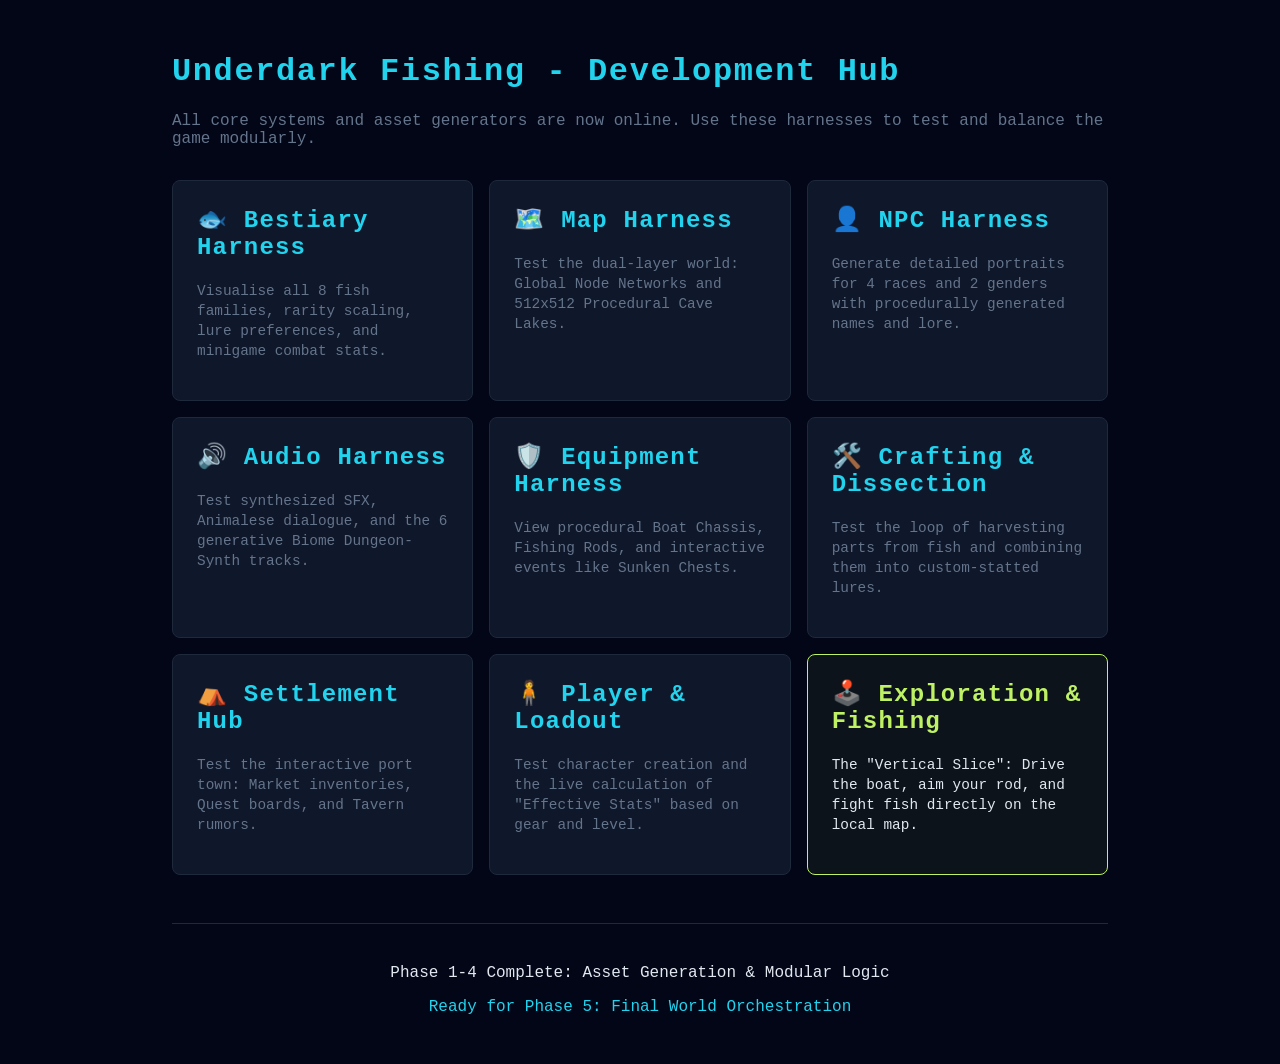
<file: dev.html>
<!DOCTYPE html>
<html lang="en">
<head>
    <meta charset="UTF-8">
    <meta name="viewport" content="width=device-width, initial-scale=1.0">
    <title>Underdark Fishing - Dev Hub</title>
    <link rel="stylesheet" href="style.css">
</head>
<body>
    <div class="container">
        <h1>Underdark Fishing - Development Hub</h1>
        <p style="color: var(--muted)">All core systems and asset generators are now online. Use these harnesses to test and balance the game modularly.</p>
        
        <div class="grid">
            <!-- 1. BESTIARY -->
            <a href="harness_bestiary.html" class="card">
                <h2>🐟 Bestiary Harness</h2>
                <p>Visualise all 8 fish families, rarity scaling, lure preferences, and minigame combat stats.</p>
            </a>
            
            <!-- 2. MAPS -->
            <a href="map_harness.html" class="card">
                <h2>🗺️ Map Harness</h2>
                <p>Test the dual-layer world: Global Node Networks and 512x512 Procedural Cave Lakes.</p>
            </a>
            
            <!-- 3. NPCs -->
            <a href="harness_npc.html" class="card">
                <h2>👤 NPC Harness</h2>
                <p>Generate detailed portraits for 4 races and 2 genders with procedurally generated names and lore.</p>
            </a>

            <!-- 4. AUDIO -->
            <a href="harness_audio.html" class="card">
                <h2>🔊 Audio Harness</h2>
                <p>Test synthesized SFX, Animalese dialogue, and the 6 generative Biome Dungeon-Synth tracks.</p>
            </a>

            <!-- 5. EQUIPMENT -->
            <a href="harness_equipment.html" class="card">
                <h2>🛡️ Equipment Harness</h2>
                <p>View procedural Boat Chassis, Fishing Rods, and interactive events like Sunken Chests.</p>
            </a>

            <!-- 6. CRAFTING -->
            <a href="harness_crafting.html" class="card">
                <h2>🛠️ Crafting & Dissection</h2>
                <p>Test the loop of harvesting parts from fish and combining them into custom-statted lures.</p>
            </a>

            <!-- 7. SETTLEMENT -->
            <a href="harness_settlement.html" class="card">
                <h2>⛺ Settlement Hub</h2>
                <p>Test the interactive port town: Market inventories, Quest boards, and Tavern rumors.</p>
            </a>

            <!-- 8. PLAYER -->
            <a href="harness_player.html" class="card">
                <h2>🧍 Player & Loadout</h2>
                <p>Test character creation and the live calculation of "Effective Stats" based on gear and level.</p>
            </a>

            <!-- 9. THE VERTICAL SLICE -->
            <a href="harness_exploration.html" class="card" style="border-color: var(--glow); background: rgba(190, 242, 100, 0.05);">
                <h2 style="color: var(--glow);">🕹️ Exploration & Fishing</h2>
                <p style="color: var(--ink);">The "Vertical Slice": Drive the boat, aim your rod, and fight fish directly on the local map.</p>
            </a>
        </div>

        <footer style="margin-top: 3rem; text-align: center; border-top: 1px solid var(--border); padding-top: 1.5rem;">
            <p class="muted small">Phase 1-4 Complete: Asset Generation & Modular Logic</p>
            <p class="muted small" style="color: var(--accent);">Ready for Phase 5: Final World Orchestration</p>
        </footer>
    </div>
</body>
</html>
</file>
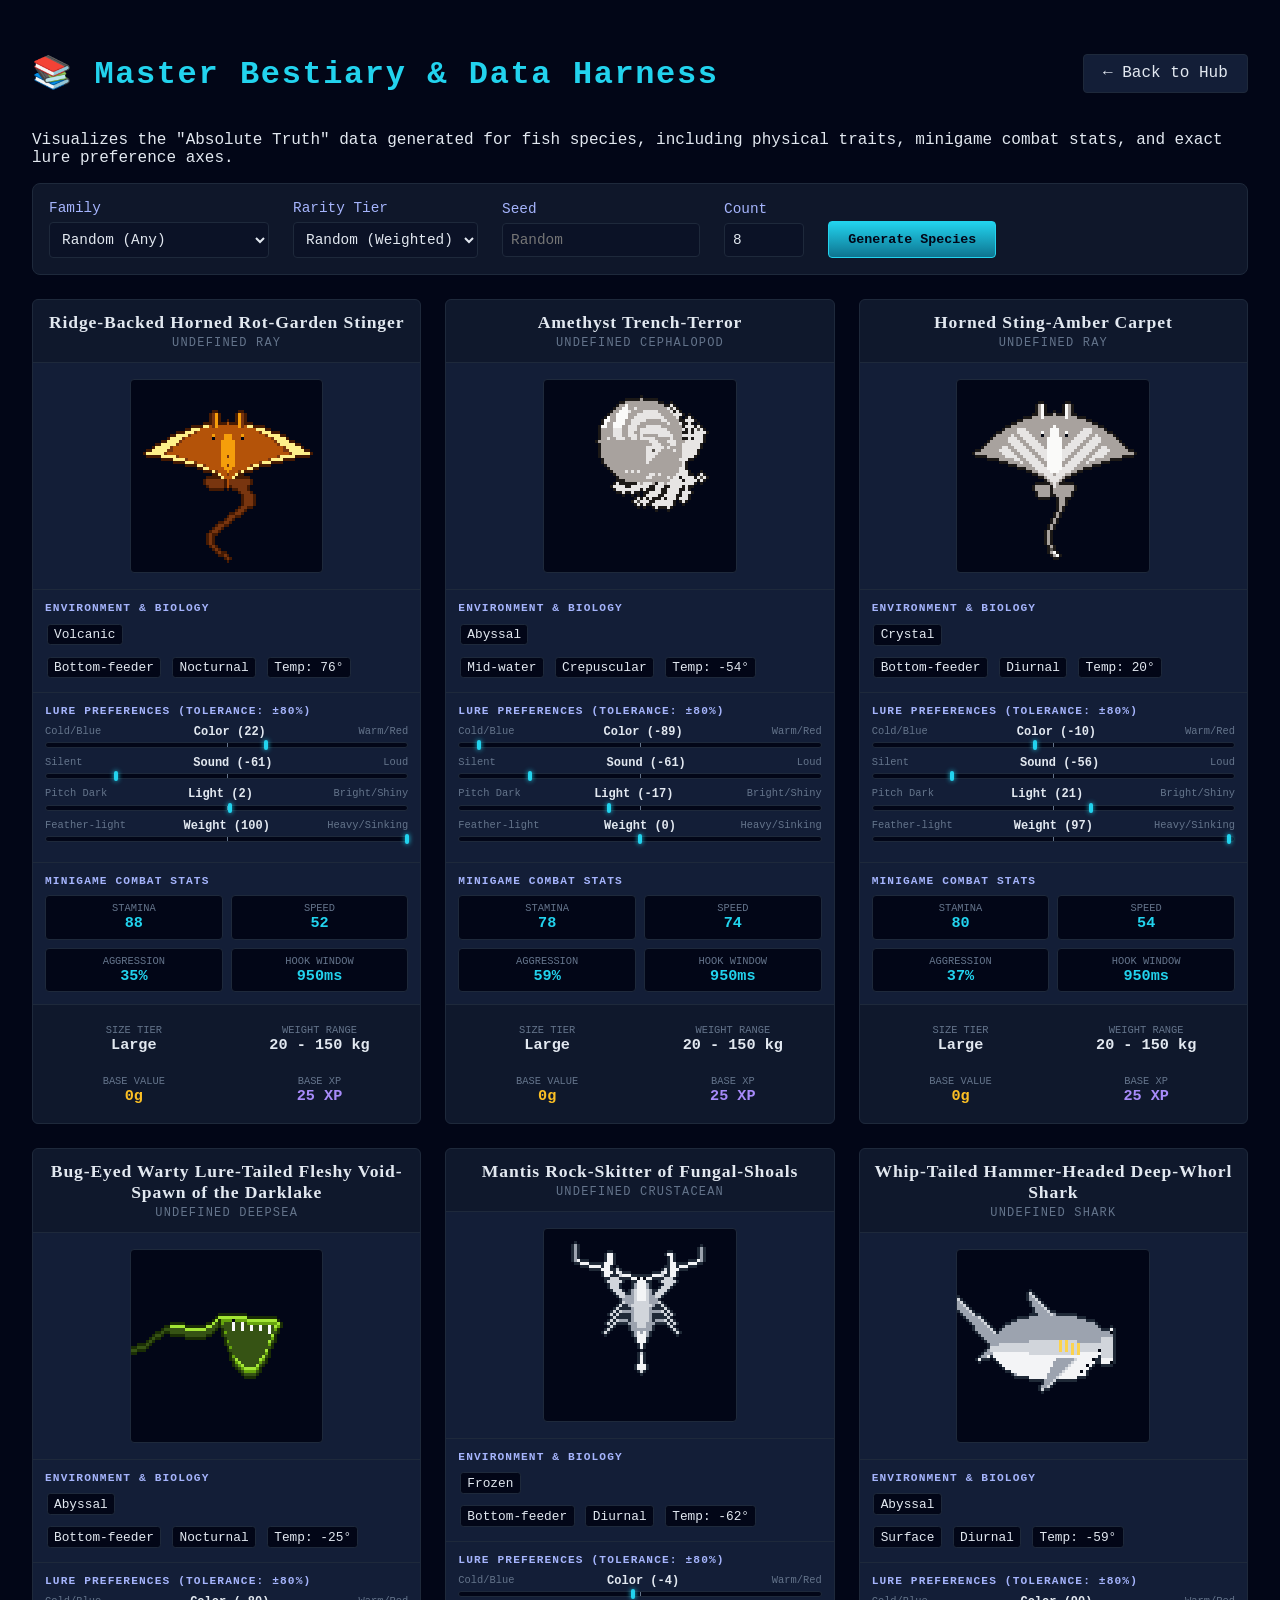
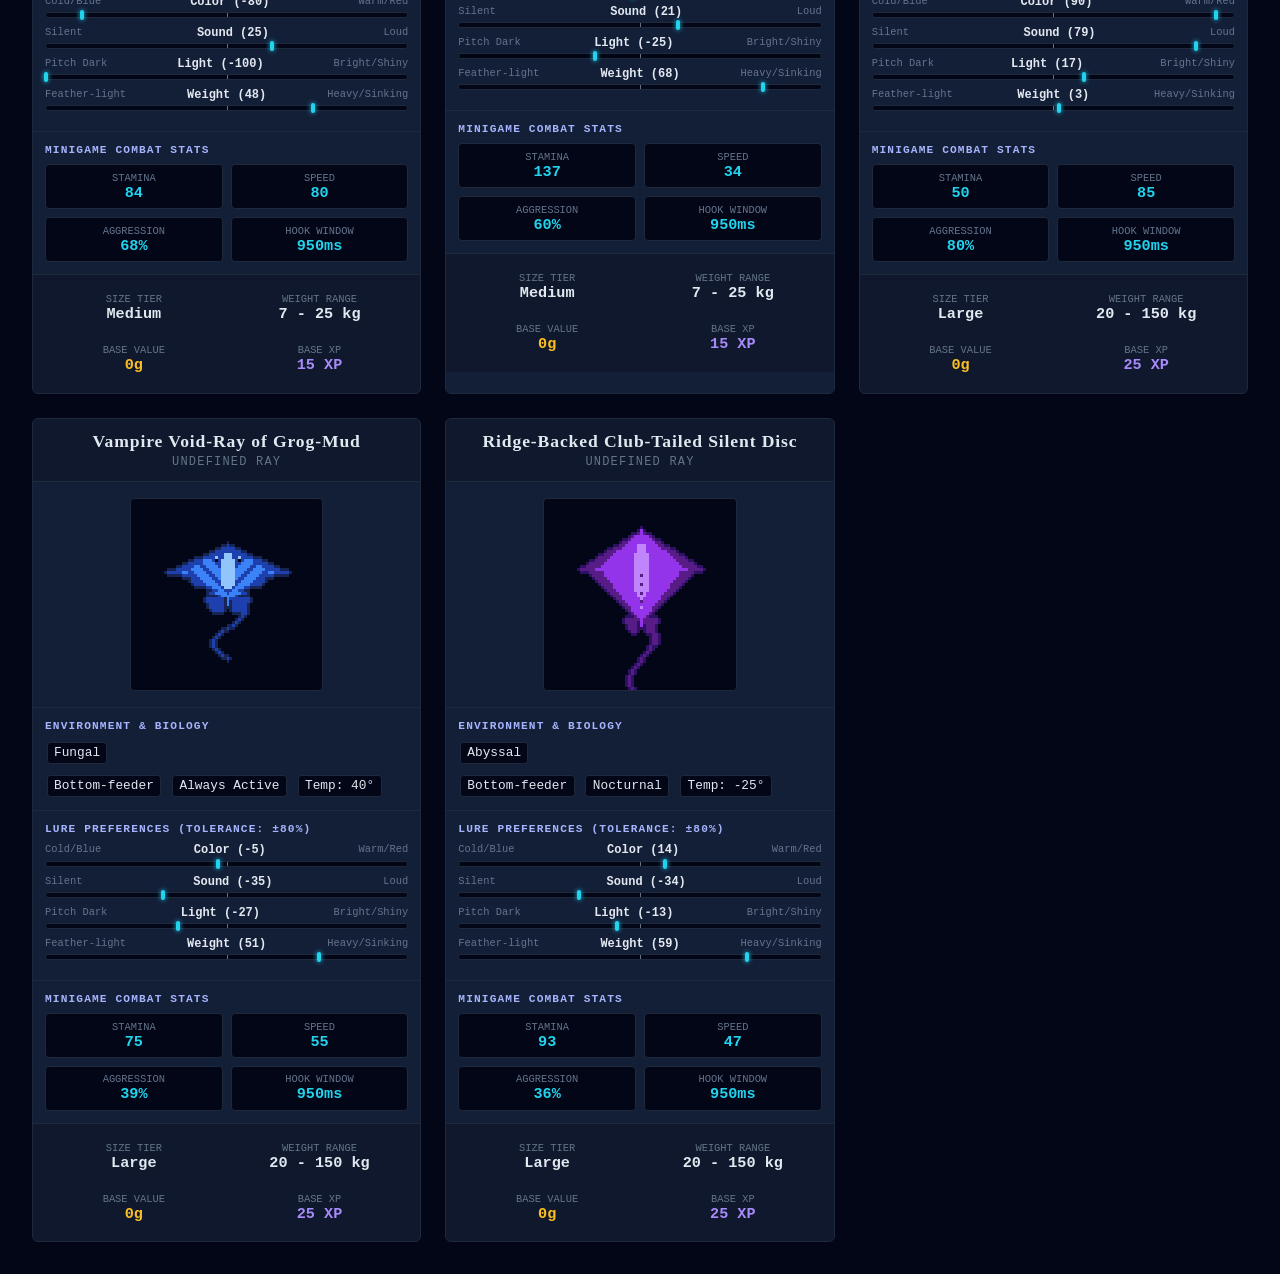
<file: harness_bestiary.html>
<!DOCTYPE html>
<html lang="en">
<head>
    <meta charset="UTF-8">
    <meta name="viewport" content="width=device-width, initial-scale=1.0">
    <title>Bestiary & Data Harness - Underdark Fishing</title>
    <link rel="stylesheet" href="style.css">
    <style>
        .control-bar {
            background: var(--panel); 
            border: 1px solid var(--border);
            padding: 1rem; 
            border-radius: 0.5rem; 
            display: flex; 
            gap: 1.5rem;
            align-items: center; 
            flex-wrap: wrap; 
            margin-bottom: 1.5rem;
        }
        .control-bar label { 
            font-size: 0.9rem; 
            color: var(--accent-2); 
            display: flex; 
            flex-direction: column; 
            gap: 0.4rem;
        }
        .control-bar select, .control-bar input {
            background: var(--bg-2); 
            border: 1px solid var(--border); 
            color: var(--ink);
            padding: 0.5rem; 
            border-radius: 0.25rem; 
            font-family: inherit; 
            font-size: 0.9rem;
        }
        .btn {
            background: var(--panel-2); 
            border: 1px solid var(--border); 
            color: var(--ink);
            padding: 0.6rem 1.2rem; 
            border-radius: 0.25rem; 
            cursor: pointer; 
            font-family: inherit;
            text-decoration: none;
            display: inline-block;
        }
        .btn.primary { 
            background: linear-gradient(180deg, #22D3EE, #0E7490); 
            color: #020617; 
            font-weight: bold; 
            border-color: var(--accent); 
        }
        .btn:hover { border-color: var(--accent); filter: brightness(1.1); }
        
        .sprites { 
            display: grid; 
            grid-template-columns: repeat(auto-fill, minmax(340px, 1fr)); /* Wider cards to fit data */
            gap: 1.5rem; 
        }
        .sprite-card { 
            background: var(--panel-2); 
            border: 1px solid var(--border); 
            border-radius: 0.375rem; 
            overflow: hidden;
            display: flex;
            flex-direction: column;
        }
        
        /* Card Header */
        .card-header {
            padding: 0.75rem;
            text-align: center;
            border-bottom: 1px solid var(--border);
            background: rgba(0, 0, 0, 0.2);
        }
        .card-header b { font-size: 1.1rem; font-family: 'Cinzel', serif; letter-spacing: 0.05em; display: block;}
        .card-header .family { font-size: 0.75rem; text-transform: uppercase; color: var(--muted); letter-spacing: 0.1em; margin-top: 0.2rem;}

        /* Rarity Colors */
        .rarity-Common b { color: var(--ink); }
        .rarity-Uncommon b { color: #22C55E; }
        .rarity-Rare b { color: #3B82F6; }
        .rarity-Legendary b { color: #F59E0B; text-shadow: 0 0 8px rgba(245, 158, 11, 0.4); }
        .rarity-Boss b { color: #DC2626; text-shadow: 0 0 8px rgba(220, 38, 38, 0.6); }

        .sprite-card img { 
            width: 50%; 
            margin: 1rem auto;
            image-rendering: pixelated; 
            background: #020617; 
            border-radius: 0.25rem; 
            border: 1px solid #1E293B; 
            display: block;
        }

        /* Data Sections */
        .data-section {
            padding: 0.75rem;
            border-top: 1px solid var(--border);
            font-size: 0.8rem;
        }
        .section-title {
            color: var(--accent-2);
            font-size: 0.7rem;
            text-transform: uppercase;
            letter-spacing: 0.1em;
            margin-bottom: 0.5rem;
            font-weight: bold;
        }
        .tag {
            display: inline-block; padding: 0.15rem 0.4rem; border-radius: 0.2rem; 
            background: var(--bg); border: 1px solid var(--border); margin: 0.1rem;
            color: var(--ink);
        }

        /* Stats Grid */
        .stats-grid {
            display: grid;
            grid-template-columns: 1fr 1fr;
            gap: 0.5rem;
        }
        .stat-box {
            background: var(--bg);
            border: 1px solid var(--border);
            padding: 0.4rem;
            border-radius: 0.25rem;
            text-align: center;
        }
        .stat-box span { display: block; color: var(--muted); font-size: 0.65rem; text-transform: uppercase;}
        .stat-box b { color: var(--accent); font-size: 0.95rem; }

        /* Preference Bar */
        .pref-container { margin-bottom: 0.5rem; }
        .pref-labels { display: flex; justify-content: space-between; font-size: 0.65rem; color: var(--muted); margin-bottom: 0.2rem; }
        .pref-labels b { color: var(--ink); font-size: 0.75rem; }
        .pref-track {
            position: relative; height: 6px; background: var(--bg); border: 1px solid var(--border); border-radius: 3px;
        }
        .pref-center { position: absolute; left: 50%; top: 0; bottom: 0; width: 1px; background: var(--muted); }
        .pref-marker {
            position: absolute; top: -3px; bottom: -3px; width: 4px; background: var(--accent); border-radius: 2px;
            box-shadow: 0 0 5px var(--accent); transform: translateX(-50%);
        }
    </style>
</head>
<body>
    <div class="container" style="max-width: 1500px;">
        <div style="display: flex; justify-content: space-between; align-items: center;">
            <h1>📚 Master Bestiary & Data Harness</h1>
            <a href="index.html" class="btn">← Back to Hub</a>
        </div>
        <p class="muted">Visualizes the "Absolute Truth" data generated for fish species, including physical traits, minigame combat stats, and exact lure preference axes.</p>
        
        <div class="control-bar">
            <label>Family
                <select id="family">
                    <option value="Any">Random (Any)</option>
                    <option value="fish">Standard Fish</option>
                    <option value="ray">Ray / Flatfish</option>
                    <option value="shark">Shark / Predator</option>
                    <option value="cephalopod">Cephalopod</option>
                    <option value="crustacean">Crustacean</option>
                    <option value="deepsea">Deep Sea Horror</option>
                    <option value="eel">Eel / Serpentine</option>
                    <option value="jellyfish">Jellyfish / Cnidarian</option>
                </select>
            </label>
            <label>Rarity Tier
                <select id="rarity">
                    <option value="Any">Random (Weighted)</option>
                    <option value="Common">Common</option>
                    <option value="Uncommon">Uncommon</option>
                    <option value="Rare">Rare</option>
                    <option value="Legendary">Legendary</option>
                    <option value="Boss">Boss</option>
                </select>
            </label>
            <label>Seed <input id="seed" type="number" value="" placeholder="Random"/></label>
            <label>Count <input id="count" type="number" value="8" min="1" max="96" style="width:5rem"/></label>
            <button class="btn primary" id="gen-btn" style="margin-top: 1.3rem;">Generate Species</button>
        </div>

        <div id="sprites" class="sprites"></div>
    </div>

    <!-- ES Module Script -->
    <script type="module">
        import { createRng } from './js/util/rng.js';
        
        // Import the Master Data Generator instead of individual art generators
        import { generateFishData } from './js/data/fish_data_generator.js';

        // Helper to draw the preference sliders (-100 to 100)
        function makePrefBar(label, value, leftText, rightText) {
            // Convert -100 to 100 into a percentage (0% to 100%)
            const percent = Math.max(0, Math.min(100, (value + 100) / 2));
            return `
                <div class="pref-container">
                    <div class="pref-labels">
                        <span>${leftText}</span>
                        <b>${label} (${value})</b>
                        <span>${rightText}</span>
                    </div>
                    <div class="pref-track">
                        <div class="pref-center"></div>
                        <div class="pref-marker" style="left: ${percent}%;"></div>
                    </div>
                </div>
            `;
        }

        document.getElementById('gen-btn').addEventListener('click', () => {
            const familySelect = document.getElementById('family').value;
            const raritySelect = document.getElementById('rarity').value;
            
            const baseSeedInput = document.getElementById('seed').value;
            const baseSeed = baseSeedInput ? parseInt(baseSeedInput) : Date.now();
            const count = Math.min(96, parseInt(document.getElementById('count').value) || 8);
            
            const container = document.getElementById('sprites');
            container.innerHTML = ''; 
            
            for (let i = 0; i < count; i++) {
                const seed = (baseSeed + i * 333) >>> 0;
                
                // Set up options based on UI
                const options = { seed: seed };
                if (familySelect !== 'Any') options.family = familySelect;
                if (raritySelect !== 'Any') options.rarity = raritySelect;

                // 1. Generate Master Data Object
                const fish = generateFishData(options);
                
                // 2. Build Card HTML
                const card = document.createElement('div');
                card.className = `sprite-card`;
                
                // Format biomes
                const biomeTags = fish.environment.biomes.map(b => `<span class="tag" style="text-transform: capitalize;">${b}</span>`).join('');

                card.innerHTML = `
                    <div class="card-header rarity-${fish.identity.rarity}">
                        <b>${fish.identity.name}</b>
                        <div class="family">${fish.identity.rarity} ${fish.identity.family}</div>
                    </div>
                    
                    <img src="${fish.art.imageDataUrl}" alt="${fish.identity.name}" />
                    
                    <div class="data-section">
                        <div class="section-title">Environment & Biology</div>
                        <div style="margin-bottom: 0.5rem;">${biomeTags}</div>
                        <span class="tag">${fish.environment.depthPref}</span>
                        <span class="tag">${fish.environment.activeHours}</span>
                        <span class="tag">Temp: ${fish.environment.tempPref}°</span>
                    </div>

                    <div class="data-section">
                        <div class="section-title">Lure Preferences (Tolerance: ±${(fish.lurePrefs.tolerance * 100).toFixed(0)}%)</div>
                        ${makePrefBar('Color', fish.lurePrefs.color, 'Cold/Blue', 'Warm/Red')}
                        ${makePrefBar('Sound', fish.lurePrefs.sound, 'Silent', 'Loud')}
                        ${makePrefBar('Light', fish.lurePrefs.light, 'Pitch Dark', 'Bright/Shiny')}
                        ${makePrefBar('Weight', fish.lurePrefs.weight, 'Feather-light', 'Heavy/Sinking')}
                    </div>

                    <div class="data-section">
                        <div class="section-title">Minigame Combat Stats</div>
                        <div class="stats-grid">
                            <div class="stat-box"><span>Stamina</span><b>${fish.combat.stamina}</b></div>
                            <div class="stat-box"><span>Speed</span><b>${fish.combat.speed}</b></div>
                            <div class="stat-box"><span>Aggression</span><b>${(fish.combat.aggression * 100).toFixed(0)}%</b></div>
                            <div class="stat-box"><span>Hook Window</span><b>${fish.combat.hookWindowMs}ms</b></div>
                        </div>
                    </div>

                    <div class="data-section" style="background: rgba(0,0,0,0.2);">
                        <div class="stats-grid">
                            <div class="stat-box" style="border:none; background:transparent;">
                                <span>Size Tier</span><b style="color:var(--ink);">${fish.physical.sizeTier}</b>
                            </div>
                            <div class="stat-box" style="border:none; background:transparent;">
                                <span>Weight Range</span><b style="color:var(--ink);">${fish.physical.weightRange.min} - ${fish.physical.weightRange.max} kg</b>
                            </div>
                            <div class="stat-box" style="border:none; background:transparent;">
                                <span>Base Value</span><b style="color:#FBBF24;">${fish.economy.baseValue}g</b>
                            </div>
                            <div class="stat-box" style="border:none; background:transparent;">
                                <span>Base XP</span><b style="color:#A78BFA;">${fish.economy.baseXp} XP</b>
                            </div>
                        </div>
                    </div>
                `;
                container.appendChild(card);
            }
        });

        // Trigger an initial generation on page load
        document.getElementById('gen-btn').click();
    </script>
</body>
</html>
</file>
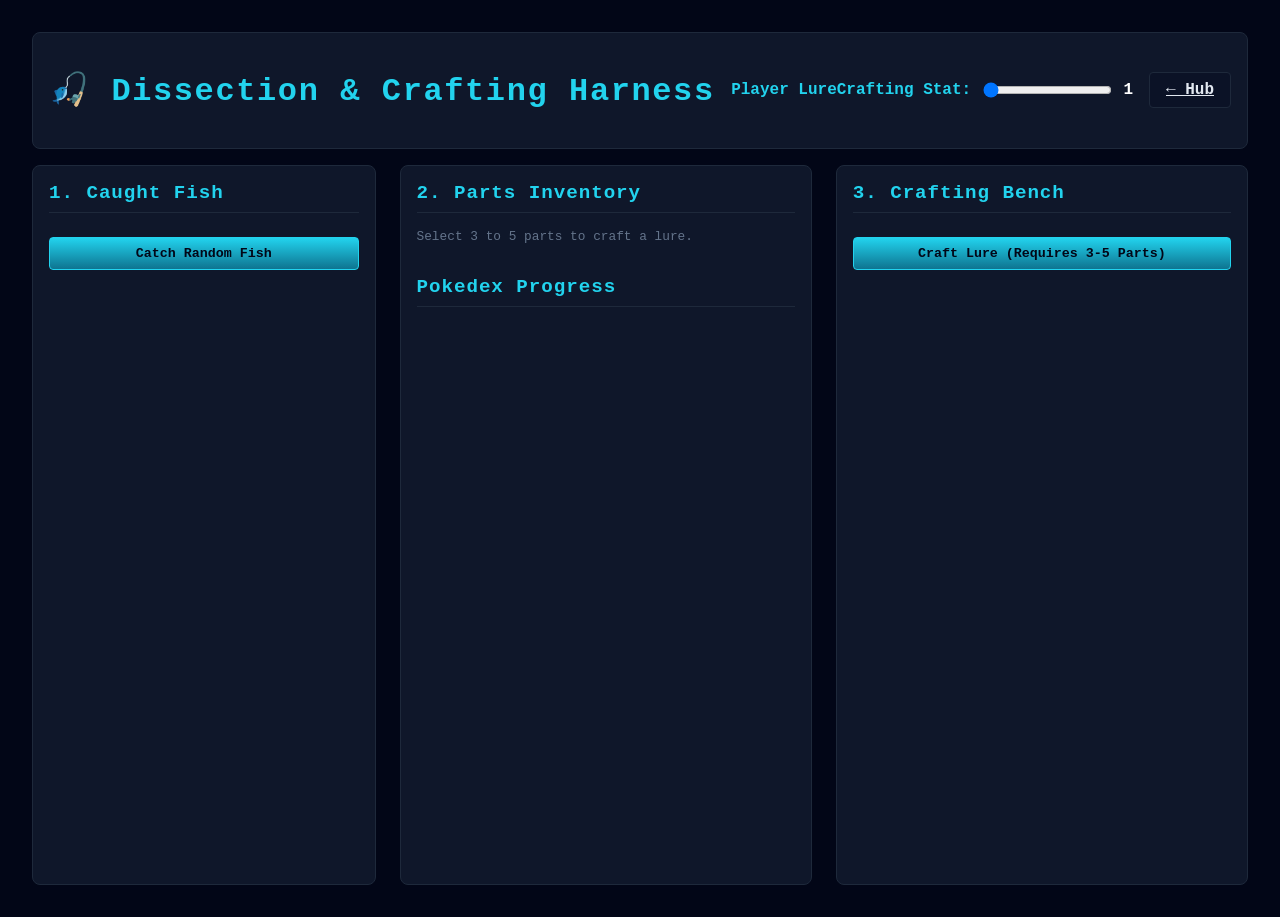
<file: harness_crafting.html>
<!DOCTYPE html>
<html lang="en">
<head>
    <meta charset="UTF-8">
    <meta name="viewport" content="width=device-width, initial-scale=1.0">
    <title>Crafting Harness - Underdark Fishing</title>
    <link rel="stylesheet" href="style.css">
    <style>
        .layout-grid {
            display: grid;
            grid-template-columns: 1fr 1.2fr 1.2fr;
            gap: 1.5rem;
            margin-top: 1rem;
            align-items: start;
        }
        .panel-col {
            background: var(--panel);
            border: 1px solid var(--border);
            border-radius: 0.5rem;
            padding: 1rem;
            min-height: 80vh;
        }
        .panel-col h2 { font-size: 1.2rem; border-bottom: 1px solid var(--border); padding-bottom: 0.5rem; margin-top: 0;}
        
        .fish-card, .part-card, .lure-card {
            background: var(--panel-2);
            border: 1px solid var(--border);
            padding: 0.75rem;
            border-radius: 0.375rem;
            margin-bottom: 0.75rem;
            transition: all 0.2s;
        }
        .fish-card img, .lure-card img {
            width: 120px; image-rendering: pixelated; background: #020617; border-radius: 0.25rem; border: 1px solid #1E293B; display: block; margin: 0 auto 0.5rem;
        }
        .part-card { cursor: pointer; display: flex; justify-content: space-between; align-items: center; }
        .part-card:hover { border-color: var(--accent); }
        .part-card.selected { border-color: var(--glow); background: rgba(190, 242, 100, 0.1); }
        
        .stat-line { font-size: 0.8rem; color: var(--muted); display: flex; justify-content: space-between; margin-bottom: 0.2rem;}
        .stat-val { font-weight: bold; }
        .pos { color: var(--glow); }
        .neg { color: var(--warn); }
        
        .progress-bar { width: 100%; height: 8px; background: var(--bg); border-radius: 4px; overflow: hidden; margin-top: 0.25rem;}
        .progress-fill { height: 100%; background: var(--accent); transition: width 0.3s; }

        .btn { background: var(--bg-2); border: 1px solid var(--border); color: var(--ink); padding: 0.5rem 1rem; border-radius: 0.25rem; cursor: pointer; font-family: inherit; font-weight: bold; width: 100%; margin-top: 0.5rem;}
        .btn:hover { border-color: var(--accent); }
        .btn.primary { background: linear-gradient(180deg, #22D3EE, #0E7490); color: #020617; border-color: var(--accent); }
        .btn.danger { background: #7F1D1D; color: white; border-color: #DC2626; }
        
        .top-bar { display: flex; justify-content: space-between; align-items: center; background: var(--panel); padding: 1rem; border-radius: 0.5rem; border: 1px solid var(--border); }
    </style>
</head>
<body>
    <div class="container" style="max-width: 1400px;">
        <div class="top-bar">
            <h1>🎣 Dissection & Crafting Harness</h1>
            
            <div style="display: flex; gap: 1rem; align-items: center;">
                <label style="color: var(--accent); font-weight: bold;">
                    Player LureCrafting Stat: 
                    <input type="range" id="stat-slider" min="1" max="5" value="1" style="vertical-align: middle;">
                    <span id="stat-val" style="color: white;">1</span>
                </label>
                <a href="index.html" class="btn" style="width: auto; margin:0;">← Hub</a>
            </div>
        </div>

        <div class="layout-grid">
            <!-- COL 1: CATCHING -->
            <div class="panel-col">
                <h2>1. Caught Fish</h2>
                <button class="btn primary" id="btn-catch">Catch Random Fish</button>
                <div id="catch-container" style="margin-top: 1rem;"></div>
            </div>

            <!-- COL 2: INVENTORY & KNOWLEDGE -->
            <div class="panel-col">
                <h2>2. Parts Inventory</h2>
                <div style="font-size: 0.8rem; color: var(--muted); margin-bottom: 0.5rem;">Select 3 to 5 parts to craft a lure.</div>
                <div id="inventory-container"></div>
                
                <h2 style="margin-top: 2rem;">Pokedex Progress</h2>
                <div id="pokedex-container"></div>
            </div>

            <!-- COL 3: CRAFTING BENCH -->
            <div class="panel-col">
                <h2>3. Crafting Bench</h2>
                <button class="btn primary" id="btn-craft" disabled>Craft Lure (Requires 3-5 Parts)</button>
                <div id="lure-container" style="margin-top: 1rem;"></div>
            </div>
        </div>
    </div>

    <script type="module">
        import { generateFishData } from './js/data/fish_data_generator.js';
        import { DissectionEngine } from './js/data/fish_dissection.js';
        import { LureCrafter } from './js/fishing/lure_crafter.js';

        let currentFish = null;
        let inventory =[];
        let selectedIndices = new Set();
        let pokedex = {}; // Stores Knowledge XP per family for simplicity in harness

        const statSlider = document.getElementById('stat-slider');
        const statVal = document.getElementById('stat-val');
        statSlider.addEventListener('input', (e) => statVal.innerText = e.target.value);

        // Helper: Format stats with +/-
        function fmt(val) {
            if (val > 0) return `<span class="stat-val pos">+${val}</span>`;
            if (val < 0) return `<span class="stat-val neg">${val}</span>`;
            return `<span class="stat-val">0</span>`;
        }

        // --- CATCH LOGIC ---
        document.getElementById('btn-catch').addEventListener('click', () => {
            currentFish = generateFishData();
            
            const cont = document.getElementById('catch-container');
            cont.innerHTML = `
                <div class="fish-card">
                    <img src="${currentFish.art.imageDataUrl}" />
                    <b style="color: var(--accent); font-size:1.1rem; display:block; text-align:center;">${currentFish.identity.name}</b>
                    <div style="text-align:center; font-size:0.8rem; color:var(--muted); margin-bottom:1rem;">${currentFish.identity.rarity} ${currentFish.identity.family} | Size: ${currentFish.physical.sizeTier}</div>
                    
                    <div style="font-size:0.8rem; border-top:1px solid var(--border); padding-top:0.5rem;">
                        <div style="color:var(--warn); margin-bottom:0.3rem;"><b>Hidden Lure Preferences</b></div>
                        <div class="stat-line">Color (Cold/Warm) <span>${currentFish.lurePrefs.color}</span></div>
                        <div class="stat-line">Sound (Silent/Loud) <span>${currentFish.lurePrefs.sound}</span></div>
                        <div class="stat-line">Light (Dark/Shiny) <span>${currentFish.lurePrefs.light}</span></div>
                        <div class="stat-line">Weight (Light/Heavy) <span>${currentFish.lurePrefs.weight}</span></div>
                    </div>

                    <button class="btn danger" id="btn-dissect">🔪 Dissect Fish</button>
                </div>
            `;

            document.getElementById('btn-dissect').addEventListener('click', handleDissect);
        });

        // --- DISSECT LOGIC ---
        function handleDissect() {
            if (!currentFish) return;
            
            const lvl = parseInt(statSlider.value);
            const result = DissectionEngine.dissect(currentFish, lvl);
            
            // Add parts to inventory
            inventory.push(...result.parts);
            
            // Add to Pokedex
            const fam = currentFish.identity.family;
            if (!pokedex[fam]) pokedex[fam] = 0;
            pokedex[fam] += result.knowledgeGain;

            // Clear catch
            currentFish = null;
            document.getElementById('catch-container').innerHTML = '<p class="muted">Fish dissected. Catch another.</p>';
            
            updateInventoryUI();
            updatePokedexUI();
        }

        // --- INVENTORY UI ---
        function updateInventoryUI() {
            const cont = document.getElementById('inventory-container');
            cont.innerHTML = '';
            
            inventory.forEach((part, index) => {
                const card = document.createElement('div');
                card.className = `part-card ${selectedIndices.has(index) ? 'selected' : ''}`;
                
                let statsHtml = '';
                if (part.stats.color !== 0) statsHtml += `<div class="stat-line">Color ${fmt(part.stats.color)}</div>`;
                if (part.stats.sound !== 0) statsHtml += `<div class="stat-line">Sound ${fmt(part.stats.sound)}</div>`;
                if (part.stats.light !== 0) statsHtml += `<div class="stat-line">Light ${fmt(part.stats.light)}</div>`;
                if (part.stats.weight !== 0) statsHtml += `<div class="stat-line">Weight ${fmt(part.stats.weight)}</div>`;

                card.innerHTML = `
                    <div style="flex-grow:1;">
                        <b style="font-size:0.9rem;">${part.name}</b>
                        <div style="margin-top:0.3rem;">${statsHtml}</div>
                    </div>
                `;

                card.addEventListener('click', () => {
                    if (selectedIndices.has(index)) {
                        selectedIndices.delete(index);
                    } else {
                        if (selectedIndices.size < 5) selectedIndices.add(index);
                    }
                    updateInventoryUI();
                    
                    const craftBtn = document.getElementById('btn-craft');
                    craftBtn.disabled = selectedIndices.size < 3;
                });
                
                cont.appendChild(card);
            });
        }

        // --- POKEDEX UI ---
        function updatePokedexUI() {
            const cont = document.getElementById('pokedex-container');
            cont.innerHTML = '';
            
            for (const [family, xp] of Object.entries(pokedex)) {
                // Mock max XP threshold per family
                const maxXP = 200; 
                const pct = Math.min(100, (xp / maxXP) * 100);
                
                cont.innerHTML += `
                    <div style="margin-bottom:0.8rem;">
                        <div class="stat-line"><b style="text-transform:capitalize;">${family} Knowledge</b> <span>${xp}/${maxXP} XP</span></div>
                        <div class="progress-bar"><div class="progress-fill" style="width: ${pct}%;"></div></div>
                        <div style="font-size:0.7rem; color:var(--muted); margin-top:0.2rem;">
                            ${pct >= 100 ? '<span style="color:var(--glow)">Full Biology Unlocked!</span>' : 'Dissect more to unlock lure preferences.'}
                        </div>
                    </div>
                `;
            }
        }

        // --- CRAFT LOGIC ---
        document.getElementById('btn-craft').addEventListener('click', () => {
            const selectedParts = Array.from(selectedIndices).map(i => inventory[i]);
            const lvl = parseInt(statSlider.value);
            
            const finalLure = LureCrafter.craft(selectedParts, lvl);
            
            // Remove used parts from inventory
            inventory = inventory.filter((_, i) => !selectedIndices.has(i));
            selectedIndices.clear();
            updateInventoryUI();
            document.getElementById('btn-craft').disabled = true;

            // Display Lure
            const cont = document.getElementById('lure-container');
            cont.innerHTML = `
                <div class="lure-card">
                    <img src="${finalLure.imageDataUrl}" />
                    <b style="color: var(--accent); font-size:1.1rem; display:block; text-align:center;">${finalLure.name}</b>
                    <div style="text-align:center; font-size:0.8rem; color:var(--muted); margin-bottom:1rem;">Durability: ${finalLure.durability}/${finalLure.maxDurability} Casts</div>
                    
                    <div style="font-size:0.8rem; border-top:1px solid var(--border); padding-top:0.5rem;">
                        <div style="color:var(--ink); margin-bottom:0.3rem;"><b>Final Lure Stats (Clamped at ±100)</b></div>
                        <div class="stat-line">Color <span>${fmt(finalLure.stats.color)}</span></div>
                        <div class="stat-line">Sound <span>${fmt(finalLure.stats.sound)}</span></div>
                        <div class="stat-line">Light <span>${fmt(finalLure.stats.light)}</span></div>
                        <div class="stat-line">Weight <span>${fmt(finalLure.stats.weight)}</span></div>
                    </div>
                </div>
            `;
        });
    </script>
</body>
</html>
</file>
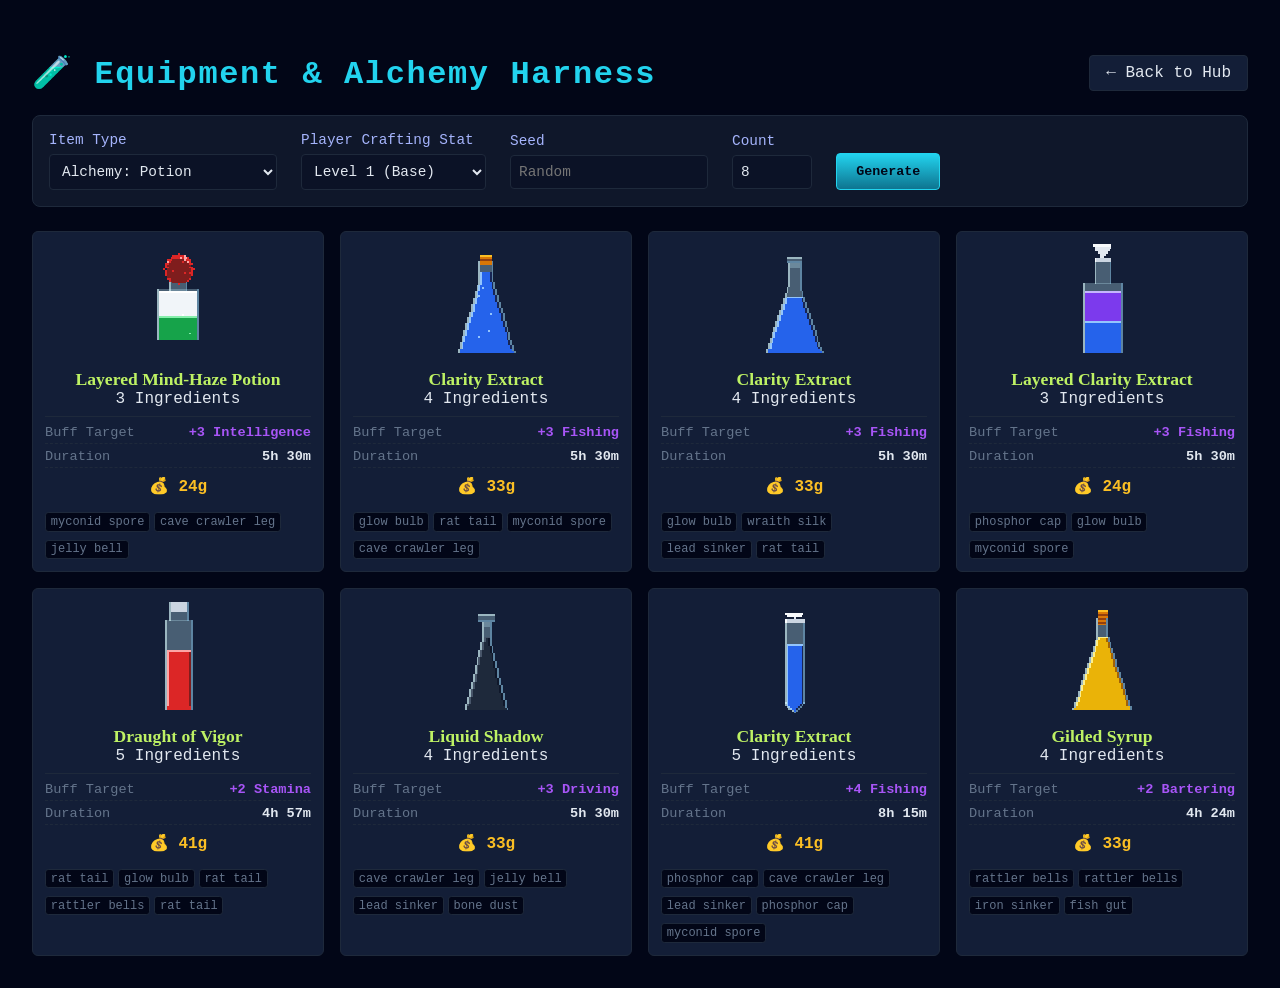
<file: harness_equipment.html>
<!DOCTYPE html>
<html lang="en">
<head>
    <meta charset="UTF-8">
    <meta name="viewport" content="width=device-width, initial-scale=1.0">
    <title>Equipment & Alchemy Harness - Underdark Fishing</title>
    <link rel="stylesheet" href="style.css">
    <style>
        .control-bar { background: var(--panel); border: 1px solid var(--border); padding: 1rem; border-radius: 0.5rem; display: flex; gap: 1.5rem; align-items: center; flex-wrap: wrap; margin-bottom: 1.5rem; }
        .control-bar label { font-size: 0.9rem; color: var(--accent-2); display: flex; flex-direction: column; gap: 0.4rem;}
        .control-bar select, .control-bar input { background: var(--bg-2); border: 1px solid var(--border); color: var(--ink); padding: 0.5rem; border-radius: 0.25rem; font-family: inherit; font-size: 0.9rem; }
        .btn { background: linear-gradient(180deg, #22D3EE, #0E7490); color: #020617; font-weight: bold; border: 1px solid var(--accent); padding: 0.6rem 1.2rem; border-radius: 0.25rem; cursor: pointer; font-family: inherit; text-decoration: none;}
        .btn:hover { filter: brightness(1.1); }
        
        .grid-output { display: grid; gap: 1rem; }
        .item-card { background: var(--panel-2); border: 1px solid var(--border); padding: 0.75rem; border-radius: 0.375rem; text-align: center; }
        .item-card img { width: 100%; image-rendering: pixelated; background: #0b1226; border-radius: 0.25rem; border: 1px solid #1E293B; }
        
        .comparison-card { display: flex; flex-direction: column; gap: 0.5rem; background: var(--panel); border: 1px solid var(--border); padding: 1rem; border-radius: 0.5rem;}
        .comparison-row { display: grid; grid-template-columns: 1fr 1fr; gap: 1rem; }
        
        .tag { display: inline-block; padding: 0.1rem 0.3rem; border-radius: 0.2rem; background: var(--bg); border: 1px solid var(--border); font-size: 0.75rem; color: var(--muted); margin-top: 0.5rem; margin-right: 0.25rem;}
        
        /* Stat formatting */
        .stat-line { font-size: 0.85rem; margin-bottom: 0.3rem; display: flex; justify-content: space-between; align-items: center; border-bottom: 1px dashed var(--border); padding-bottom: 0.2rem; }
        .stat-line span.label { color: var(--muted); }
        .stat-line span.val { font-weight: bold; color: var(--ink); }
        .stat-line span.val.pos { color: var(--glow); }
        .stat-line span.val.magic { color: #A855F7; }
    </style>
</head>
<body>
    <div class="container" style="max-width: 1400px;">
        <div style="display: flex; justify-content: space-between; align-items: center;">
            <h1>🧪 Equipment & Alchemy Harness</h1>
            <a href="index.html" style="background: var(--panel-2); color: var(--ink); border: 1px solid var(--border); padding: 0.5rem 1rem; border-radius: 0.25rem; text-decoration: none;">← Back to Hub</a>
        </div>
        
        <div class="control-bar">
            <label>Item Type
                <select id="item-type">
                    <option value="potion">Alchemy: Potion</option>
                    <option value="bait">Alchemy: Target Bait</option>
                    <option value="lure">Alchemy: Lure</option>
                    <option value="chest">Treasure Chest / Mimic</option>
                    <option value="boat">Boat / Hull</option>
                    <option value="rod">Fishing Rod</option>
                </select>
            </label>
            <label id="chest-state-label" style="display: none;">State Variations
                <select id="chest-state">
                    <option value="side_by_side">Side-by-Side (Normal vs Mimic)</option>
                    <option value="random">Random (Chance of Mimic)</option>
                </select>
            </label>
            <!-- NEW: Crafting Level Control for Alchemy -->
            <label id="craft-level-label">Player Crafting Stat
                <select id="craft-level">
                    <option value="1">Level 1 (Base)</option>
                    <option value="3">Level 3 (Skilled)</option>
                    <option value="5">Level 5 (Master)</option>
                </select>
            </label>
            <label>Seed <input id="seed" type="number" value="" placeholder="Random"/></label>
            <label>Count <input id="count" type="number" value="8" min="1" max="96" style="width:5rem"/></label>
            <button class="btn" id="gen-btn" style="margin-top: 1.3rem;">Generate</button>
        </div>

        <div id="output" class="grid-output"></div>
    </div>

    <script type="module">
        import { createRng } from './js/util/rng.js';
        import { generateChest } from './js/art/chest_generator.js';
        import { generateBoatData } from './js/data/boat_data_generator.js'; 
        import { generateRodData } from './js/data/rod_data_generator.js'; 
        import { LureCrafter } from './js/fishing/lure_crafter.js';
        import { AlchemyCrafter } from './js/fishing/alchemy_crafter.js';

        // Helper mock pool of parts with rarities
        const MOCK_PARTS = [
            { visualId: 'fish_gut', rarity: 'Common', stats: {color:10, sound:0, light:0, weight:0} },
            { visualId: 'bone_dust', rarity: 'Common', stats: {color:0, sound:10, light:0, weight:10} },
            { visualId: 'iron_sinker', rarity: 'Common', stats: {color:0, sound:0, light:0, weight:20} },
            { visualId: 'cave_crawler_leg', rarity: 'Uncommon', stats: {color:0, sound:20, light:0, weight:0} },
            { visualId: 'lead_sinker', rarity: 'Uncommon', stats: {color:0, sound:0, light:0, weight:30} },
            { visualId: 'spinner', rarity: 'Uncommon', stats: {color:0, sound:30, light:20, weight:0} },
            { visualId: 'phosphor_cap', rarity: 'Rare', stats: {color:0, sound:0, light:40, weight:0} },
            { visualId: 'wraith_silk', rarity: 'Rare', stats: {color:0, sound:0, light:10, weight:-30} },
            { visualId: 'myconid_spore', rarity: 'Rare', stats: {color:30, sound:0, light:10, weight:0} },
            { visualId: 'jelly_bell', rarity: 'Rare', stats: {color:20, sound:0, light:20, weight:-20} },
            { visualId: 'rat_tail', rarity: 'Common', stats: {color:0, sound:10, light:0, weight:0} },
            { visualId: 'glow_bulb', rarity: 'Uncommon', stats: {color:0, sound:0, light:30, weight:0} },
            { visualId: 'rattler_bells', rarity: 'Uncommon', stats: {color:0, sound:40, light:0, weight:0} }
        ];

        document.getElementById('item-type').addEventListener('change', (e) => {
            const val = e.target.value;
            document.getElementById('chest-state-label').style.display = val === 'chest' ? 'flex' : 'none';
            document.getElementById('craft-level-label').style.display = ['potion', 'bait', 'lure'].includes(val) ? 'flex' : 'none';
        });

        document.getElementById('gen-btn').addEventListener('click', () => {
            const type = document.getElementById('item-type').value;
            const state = document.getElementById('chest-state').value;
            const craftLevel = parseInt(document.getElementById('craft-level').value);
            
            const baseSeedInput = document.getElementById('seed').value;
            const baseSeed = baseSeedInput ? parseInt(baseSeedInput) : Date.now();
            const count = Math.min(96, parseInt(document.getElementById('count').value) || 8);
            
            const container = document.getElementById('output');
            container.innerHTML = ''; 

            if (type === 'boat') container.style.gridTemplateColumns = 'repeat(auto-fill, minmax(400px, 1fr))';
            else if (type === 'chest' && state === 'side_by_side') container.style.gridTemplateColumns = 'repeat(auto-fill, minmax(320px, 1fr))';
            else container.style.gridTemplateColumns = 'repeat(auto-fill, minmax(260px, 1fr))';

            for (let i = 0; i < count; i++) {
                const seed = (baseSeed + i * 111) >>> 0;
                const rng = createRng(seed);
                
                // Helper to get 3 to 5 random parts
                const getMockParts = () => {
                    const numParts = rng.int(3, 5);
                    const parts = [];
                    for(let p = 0; p < numParts; p++) parts.push(rng.pick(MOCK_PARTS));
                    return parts;
                };

                // === 1. POTION LOGIC ===
                if (type === 'potion') {
                    const parts = getMockParts();
                    const result = AlchemyCrafter.craftPotion(parts, craftLevel, seed);
                    
                    const card = document.createElement('div');
                    card.className = 'item-card';
                    card.style.textAlign = 'left';
                    card.innerHTML = `
                        <div style="text-align: center; border-bottom: 1px solid var(--border); padding-bottom: 0.5rem; margin-bottom: 0.5rem;">
                            <img src="${result.imageDataUrl}" style="width: 120px; border: none; background: transparent;" />
                            <b style="color: var(--glow); display: block; font-family: 'Cinzel', serif; font-size: 1.1rem;">${result.name}</b>
                            <div class="muted small">${parts.length} Ingredients</div>
                        </div>
                        <div class="stat-line"><span class="label">Buff Target</span> <span class="val magic">+${result.buff.amount} ${result.buff.statName}</span></div>
                        <div class="stat-line"><span class="label">Duration</span> <span class="val">${Math.floor(result.buff.durationMins / 60)}h ${result.buff.durationMins % 60}m</span></div>
                        <div style="margin-top: 0.5rem; color: #FBBF24; text-align: center; font-weight: bold;">💰 ${result.basePrice}g</div>
                        <div style="margin-top: 0.5rem;">${parts.map(p => `<span class="tag">${p.visualId.replace(/_/g, ' ')}</span>`).join('')}</div>
                    `;
                    container.appendChild(card);
                }
                
                // === 2. BAIT LOGIC ===
                else if (type === 'bait') {
                    const parts = getMockParts();
                    const result = AlchemyCrafter.craftBait(parts, craftLevel, seed);
                    
                    const card = document.createElement('div');
                    card.className = 'item-card';
                    card.style.textAlign = 'left';
                    card.innerHTML = `
                        <div style="text-align: center; border-bottom: 1px solid var(--border); padding-bottom: 0.5rem; margin-bottom: 0.5rem;">
                            <img src="${result.imageDataUrl}" style="width: 120px; border: none; background: transparent;" />
                            <b style="color: var(--warn); display: block; font-family: 'Cinzel', serif; font-size: 1.1rem;">${result.name}</b>
                            <div class="muted small">${parts.length} Ingredients</div>
                        </div>
                        <div class="stat-line"><span class="label">Attracts</span> <span class="val">${result.targetFamily}</span></div>
                        <div class="stat-line"><span class="label">Casts Remaining</span> <span class="val">${result.charges}</span></div>
                        <div class="stat-line"><span class="label">Rarity Boost</span> <span class="val pos">+${result.rarityBoostPct}%</span></div>
                        <div style="margin-top: 0.5rem; color: #FBBF24; text-align: center; font-weight: bold;">💰 ${result.basePrice}g</div>
                        <div style="margin-top: 0.5rem;">${parts.map(p => `<span class="tag">${p.visualId.replace(/_/g, ' ')}</span>`).join('')}</div>
                    `;
                    container.appendChild(card);
                }

                // === 3. LURE LOGIC ===
                else if (type === 'lure') {
                    const parts = getMockParts();
                    const result = LureCrafter.craft(parts, craftLevel, seed);
                    
                    const card = document.createElement('div');
                    card.className = 'item-card';
                    card.style.textAlign = 'left';
                    card.innerHTML = `
                        <div style="text-align: center; border-bottom: 1px solid var(--border); padding-bottom: 0.5rem; margin-bottom: 0.5rem;">
                            <img src="${result.imageDataUrl}" style="width: 120px; border: none; background: transparent;" />
                            <b style="color: var(--accent); display: block; font-family: 'Cinzel', serif; font-size: 1.1rem;">${result.name}</b>
                            <div class="muted small">${parts.length} Ingredients</div>
                        </div>
                        <div class="stat-line"><span class="label">Durability</span> <span class="val">${result.durability} Casts</span></div>
                        <div class="stat-line"><span class="label">Color</span> <span class="val">${result.stats.color}</span></div>
                        <div class="stat-line"><span class="label">Sound</span> <span class="val">${result.stats.sound}</span></div>
                        <div class="stat-line"><span class="label">Light</span> <span class="val">${result.stats.light}</span></div>
                        <div class="stat-line"><span class="label">Weight</span> <span class="val">${result.stats.weight}</span></div>
                        <div style="margin-top: 0.5rem; color: #FBBF24; text-align: center; font-weight: bold;">💰 ${result.basePrice}g</div>
                    `;
                    container.appendChild(card);
                }

                // === OLD GENERATORS (CHEST, BOAT, ROD) Remain the same ... ===
                // (Omitted here for brevity, they match your existing harness logic)
                else if (type === 'rod') {
                    const result = generateRodData({ rng });
                    const card = document.createElement('div');
                    card.className = 'item-card';
                    card.style.textAlign = 'left';
                    card.innerHTML = `
                        <div style="text-align: center;">
                            <img src="${result.art.imageDataUrl}" style="width: 120px; border: none; background: transparent;" />
                            <b style="color: var(--ink); display: block;">${result.identity.name}</b>
                        </div>
                    `;
                    container.appendChild(card);
                }
            }
        });

        // Trigger on load
        document.getElementById('gen-btn').click();
    </script>
</body>
</html>
</file>
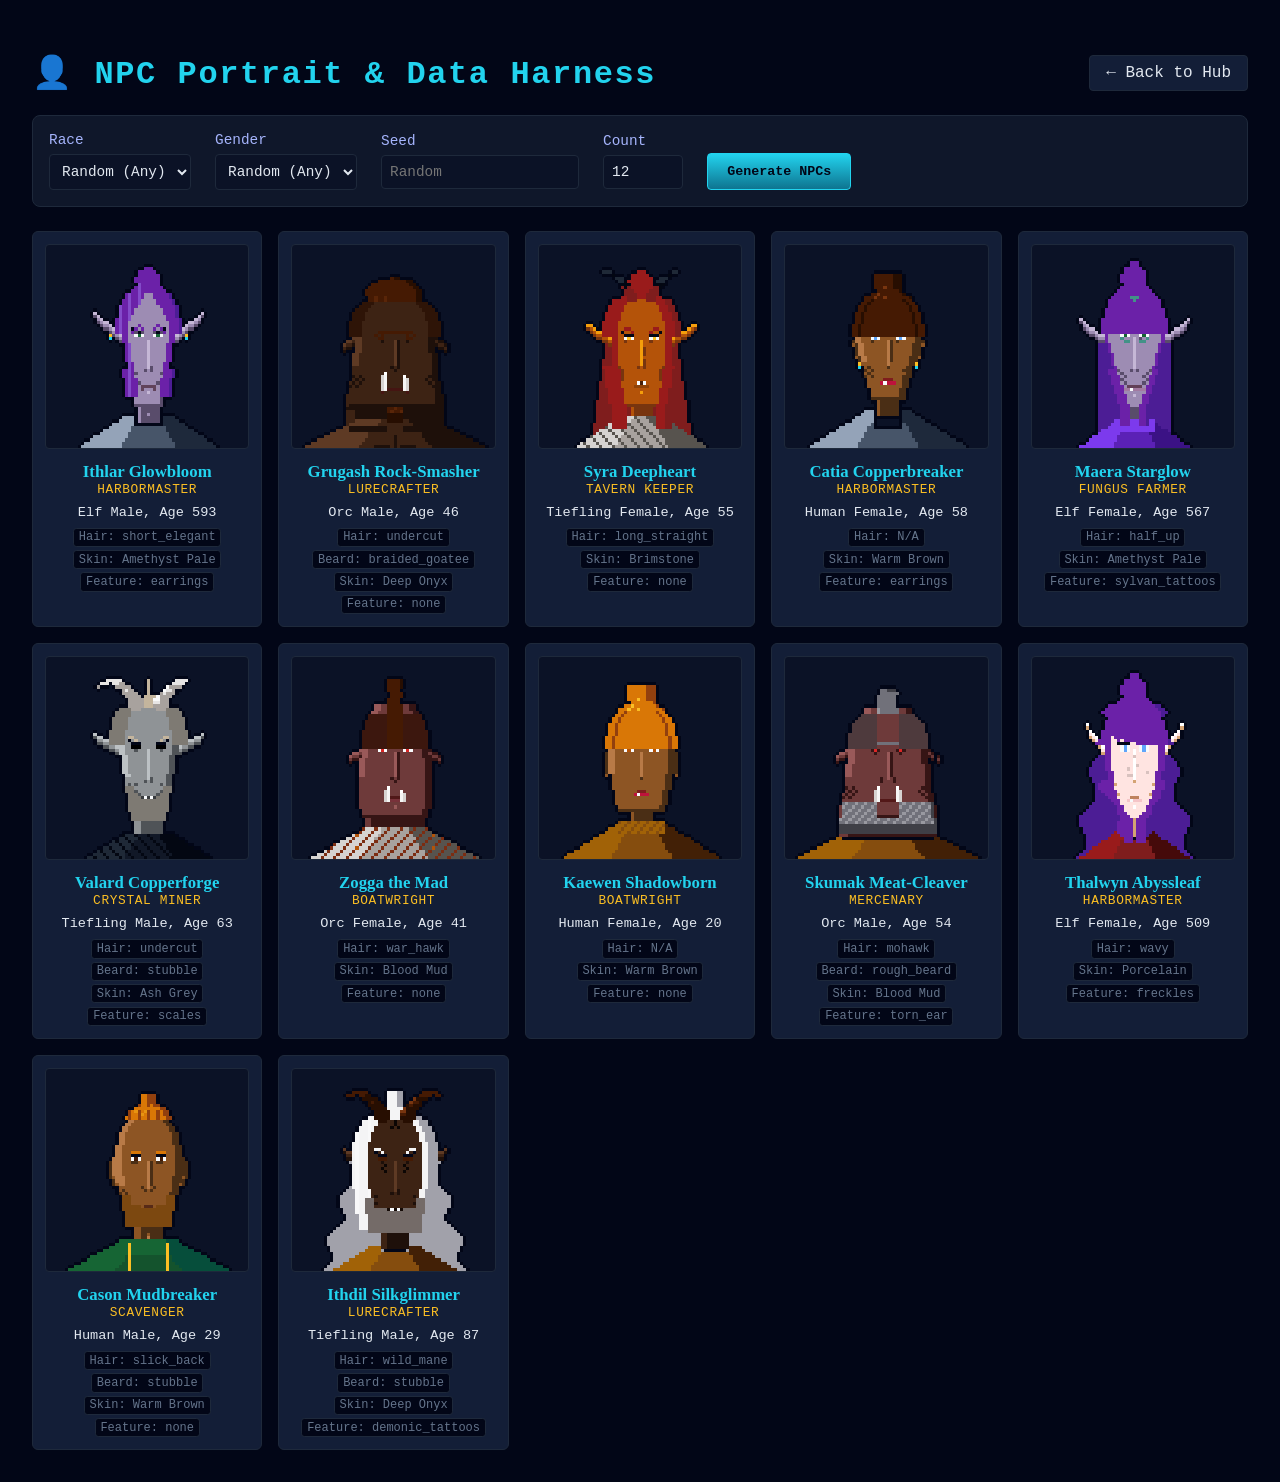
<file: harness_npc.html>
<!DOCTYPE html>
<html lang="en">
<head>
    <meta charset="UTF-8">
    <meta name="viewport" content="width=device-width, initial-scale=1.0">
    <title>NPC Portrait Harness - Underdark Fishing</title>
    <link rel="stylesheet" href="style.css">
    <style>
        .control-bar {
            background: var(--panel); border: 1px solid var(--border);
            padding: 1rem; border-radius: 0.5rem; display: flex; gap: 1.5rem;
            align-items: center; flex-wrap: wrap; margin-bottom: 1.5rem;
        }
        .control-bar label { font-size: 0.9rem; color: var(--accent-2); display: flex; flex-direction: column; gap: 0.4rem;}
        .control-bar select, .control-bar input {
            background: var(--bg-2); border: 1px solid var(--border); color: var(--ink);
            padding: 0.5rem; border-radius: 0.25rem; font-family: inherit; font-size: 0.9rem;
        }
        .btn {
            background: linear-gradient(180deg, #22D3EE, #0E7490); color: #020617; font-weight: bold; border: 1px solid var(--accent);
            padding: 0.6rem 1.2rem; border-radius: 0.25rem; cursor: pointer; font-family: inherit; text-decoration: none;
        }
        .btn:hover { filter: brightness(1.1); }
        
        .portraits { display: grid; grid-template-columns: repeat(auto-fill, minmax(220px, 1fr)); gap: 1rem; }
        .portrait-card { background: var(--panel-2); border: 1px solid var(--border); padding: 0.75rem; border-radius: 0.375rem; }
        .portrait-card img { width: 100%; image-rendering: pixelated; background: #0b1226; border-radius: 0.25rem; border: 1px solid #1E293B; }
        
        .npc-info { margin-top: 0.5rem; text-align: center; }
        .npc-name { display: block; font-size: 1.05rem; color: var(--accent); font-weight: bold; font-family: 'Cinzel', serif; }
        .npc-lore { color: var(--ink); font-size: 0.85rem; margin-top: 0.2rem; }
        .npc-profession { color: #FBBF24; font-size: 0.8rem; text-transform: uppercase; letter-spacing: 0.05em; margin-bottom: 0.5rem; }
        
        .meta { color: var(--muted); font-size: 0.75rem; display: flex; flex-wrap: wrap; justify-content: center; gap: 0.2rem; margin-top: 0.5rem; }
        .tag { display: inline-block; padding: 0.1rem 0.3rem; border-radius: 0.2rem; background: var(--bg); border: 1px solid var(--border); }
    </style>
</head>
<body>
    <div class="container" style="max-width: 1400px;">
        <div style="display: flex; justify-content: space-between; align-items: center;">
            <h1>👤 NPC Portrait & Data Harness</h1>
            <a href="index.html" style="background: var(--panel-2); color: var(--ink); border: 1px solid var(--border); padding: 0.5rem 1rem; border-radius: 0.25rem; text-decoration: none;">← Back to Hub</a>
        </div>
        
        <div class="control-bar">
            <label>Race
                <select id="race">
                    <option value="Any">Random (Any)</option>
                    <option value="Human">Human</option>
                    <option value="Dwarf">Dwarf</option>
                    <option value="Elf">Elf</option>
                    <option value="Orc">Orc</option>
                    <option value="Tiefling">Tiefling</option> <!-- NEW -->
                    <option value="Myconid">Myconid</option>   <!-- NEW -->
                </select>
            </label>
            <label>Gender
                <select id="gender">
                    <option value="Any">Random (Any)</option>
                    <option value="Male">Male</option>
                    <option value="Female">Female</option>
                </select>
            </label>
            <label>Seed <input id="seed" type="number" value="" placeholder="Random"/></label>
            <label>Count <input id="count" type="number" value="12" min="1" max="96" style="width:5rem"/></label>
            <button class="btn" id="gen-btn" style="margin-top: 1.3rem;">Generate NPCs</button>
        </div>

        <div id="portraits" class="portraits"></div>
    </div>

    <!-- Script uses our new Data Generator Wrapper -->
    <script type="module">
        import { generateNPCData } from './js/data/npc_data_generator.js';

        document.getElementById('gen-btn').addEventListener('click', () => {
            const requestedRace = document.getElementById('race').value;
            const requestedGender = document.getElementById('gender').value;
            
            const baseSeedInput = document.getElementById('seed').value;
            const baseSeed = baseSeedInput ? parseInt(baseSeedInput) : Date.now();
            const count = Math.min(96, parseInt(document.getElementById('count').value) || 12);
            
            const container = document.getElementById('portraits');
            container.innerHTML = ''; 

            for (let i = 0; i < count; i++) {
                const seed = (baseSeed + i * 202) >>> 0;
                
                // Call the Master Data Generator
                const npc = generateNPCData({ 
                    seed: seed, 
                    race: requestedRace, 
                    gender: requestedGender 
                });
                
                const card = document.createElement('div');
                card.className = 'portrait-card';
                
                if (npc.imageDataUrl) {
                    card.innerHTML = `
                        <img src="${npc.imageDataUrl}" alt="${npc.name}" />
                        <div class="npc-info">
                            <span class="npc-name">${npc.name}</span>
                            <div class="npc-profession">${npc.archetype}</div>
                            <div class="npc-lore">${npc.race} ${npc.gender}, Age ${npc.age}</div>
                        </div>
                        <div class="meta">
                            <span class="tag">Hair: ${npc.artData.hairStyle || 'N/A'}</span>
                            ${npc.artData.beardStyle !== 'none' && npc.artData.beardStyle ? `<span class="tag">Beard: ${npc.artData.beardStyle}</span>` : ''}
                            <span class="tag">Skin: ${npc.palettes.skin}</span>
                            <span class="tag">Feature: ${npc.artData.feature}</span>
                        </div>
                    `;
                } else {
                    card.innerHTML = `<p style="color:var(--warn)">Generator Missing for ${npc.race} ${npc.gender}</p>`;
                }
                
                container.appendChild(card);
            }
        });

        // Trigger on load
        document.getElementById('gen-btn').click();
    </script>
</body>
</html>
</file>
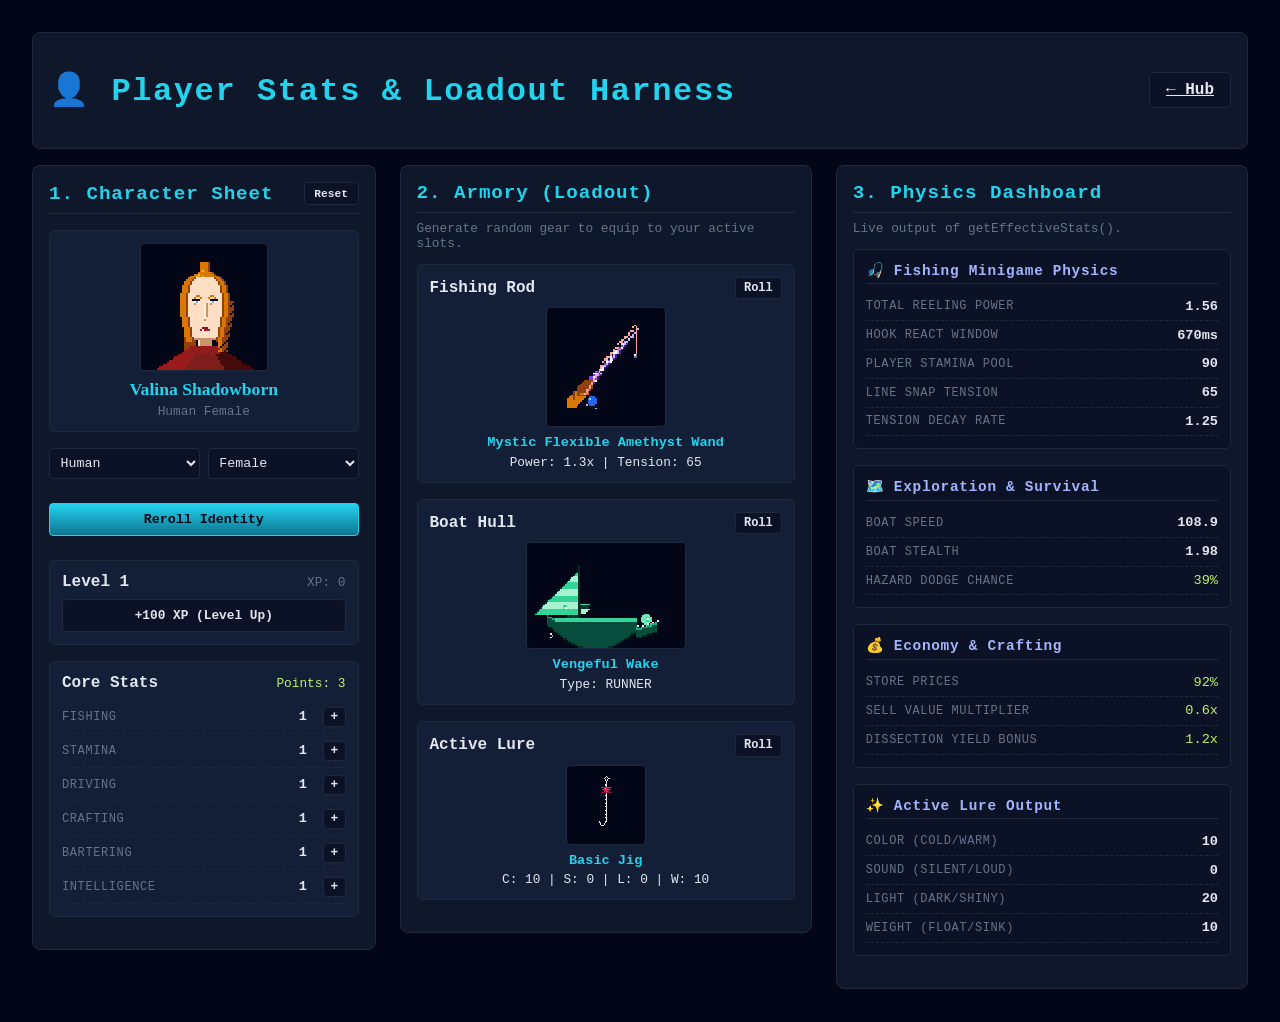
<file: harness_player.html>
<!DOCTYPE html>
<html lang="en">
<head>
    <meta charset="UTF-8">
    <meta name="viewport" content="width=device-width, initial-scale=1.0">
    <title>Player Harness - Underdark Fishing</title>
    <link rel="stylesheet" href="style.css">
    <style>
        .layout-grid {
            display: grid;
            grid-template-columns: 1fr 1.2fr 1.2fr;
            gap: 1.5rem;
            margin-top: 1rem;
            align-items: start;
        }
        .panel-col {
            background: var(--panel);
            border: 1px solid var(--border);
            border-radius: 0.5rem;
            padding: 1rem;
            min-height: 80vh;
        }
        .panel-col h2 { font-size: 1.2rem; border-bottom: 1px solid var(--border); padding-bottom: 0.5rem; margin-top: 0;}
        
        .char-card, .gear-card {
            background: var(--panel-2);
            border: 1px solid var(--border);
            padding: 0.75rem;
            border-radius: 0.375rem;
            margin-bottom: 1rem;
        }
        .char-card img { width: 128px; height: 128px; image-rendering: pixelated; background: #020617; border-radius: 0.25rem; border: 1px solid #1E293B; margin: 0 auto; display: block; }
        .gear-card img { width: 100%; max-width: 160px; image-rendering: pixelated; background: #020617; border-radius: 0.25rem; border: 1px solid #1E293B; display: block; margin: 0 auto 0.5rem; }
        
        .stat-row { display: flex; justify-content: space-between; align-items: center; padding: 0.4rem 0; border-bottom: 1px dashed var(--border); font-size: 0.85rem;}
        .stat-name { color: var(--muted); text-transform: uppercase; letter-spacing: 0.05em; font-size: 0.75rem; }
        .stat-val { font-weight: bold; color: var(--ink); }
        .pos { color: var(--glow); }
        .neg { color: var(--warn); }
        
        .btn { background: var(--bg-2); border: 1px solid var(--border); color: var(--ink); padding: 0.5rem 1rem; border-radius: 0.25rem; cursor: pointer; font-family: inherit; font-weight: bold; }
        .btn:hover:not(:disabled) { border-color: var(--accent); color: var(--accent); }
        .btn:disabled { opacity: 0.3; cursor: not-allowed; }
        .btn.primary { background: linear-gradient(180deg, #22D3EE, #0E7490); color: #020617; border-color: var(--accent); }
        
        .top-bar { display: flex; justify-content: space-between; align-items: center; background: var(--panel); padding: 1rem; border-radius: 0.5rem; border: 1px solid var(--border); }
        
        select, input[type="text"] { background: var(--bg-2); border: 1px solid var(--border); color: var(--ink); padding: 0.4rem; border-radius: 0.25rem; font-family: inherit; width: 100%; margin-bottom: 0.5rem;}
        
        .dashboard-group { background: var(--bg-2); border: 1px solid var(--border); padding: 0.75rem; border-radius: 0.375rem; margin-bottom: 1rem; }
        .dashboard-group h3 { margin-top: 0; color: var(--accent-2); font-size: 0.9rem; border-bottom: 1px solid var(--border); padding-bottom: 0.3rem; margin-bottom: 0.5rem;}
    </style>
</head>
<body>
    <div class="container" style="max-width: 1400px;">
        <div class="top-bar">
            <h1>👤 Player Stats & Loadout Harness</h1>
            <a href="index.html" class="btn" style="width: auto; margin:0;">← Hub</a>
        </div>

        <div class="layout-grid">
            <!-- COL 1: CHARACTER SHEET -->
            <div class="panel-col">
                <div style="display: flex; justify-content: space-between; align-items: center; border-bottom: 1px solid var(--border); padding-bottom: 0.5rem; margin-bottom: 1rem;">
                    <h2 style="border: none; padding: 0; margin: 0;">1. Character Sheet</h2>
                    <button class="btn" id="btn-reset" style="padding: 0.3rem 0.6rem; font-size: 0.7rem;">Reset</button>
                </div>
                
                <div class="char-card">
                    <img id="char-portrait" src="[data-uri]" />
                    <div style="text-align: center; margin-top: 0.5rem;">
                        <b id="char-name" style="color: var(--accent); font-size:1.1rem; font-family: 'Cinzel', serif;">Angler</b>
                        <div id="char-lore" style="font-size: 0.8rem; color: var(--muted); margin-top: 0.2rem;">Human Female</div>
                    </div>
                </div>

                <div style="display: flex; gap: 0.5rem; margin-bottom: 1rem;">
                    <select id="char-race"><option value="Human">Human</option><option value="Dwarf">Dwarf</option><option value="Elf">Elf</option><option value="Orc">Orc</option></select>
                    <select id="char-gender"><option value="Female">Female</option><option value="Male">Male</option></select>
                </div>
                <button class="btn primary" id="btn-reroll" style="width: 100%; margin-bottom: 1.5rem;">Reroll Identity</button>

                <div class="char-card">
                    <div style="display: flex; justify-content: space-between; align-items: center; margin-bottom: 0.5rem;">
                        <b style="color: var(--ink);">Level <span id="char-lvl">1</span></b>
                        <span style="font-size: 0.8rem; color: var(--muted);">XP: <span id="char-xp">0</span></span>
                    </div>
                    <button class="btn" id="btn-add-xp" style="width: 100%; font-size: 0.8rem;">+100 XP (Level Up)</button>
                </div>

                <div class="char-card">
                    <div style="display: flex; justify-content: space-between; align-items: center; margin-bottom: 0.5rem;">
                        <b>Core Stats</b>
                        <span style="font-size: 0.8rem; color: var(--glow);">Points: <span id="char-pts">5</span></span>
                    </div>
                    <div id="stat-container">
                        <!-- Populated by JS -->
                    </div>
                </div>
            </div>

            <!-- COL 2: ARMORY / LOADOUT -->
            <div class="panel-col">
                <h2>2. Armory (Loadout)</h2>
                <p style="font-size: 0.8rem; color: var(--muted); margin-top: -0.5rem;">Generate random gear to equip to your active slots.</p>
                
                <div class="gear-card">
                    <div style="display: flex; justify-content: space-between; align-items: center; margin-bottom: 0.5rem;">
                        <b style="color: var(--ink);">Fishing Rod</b>
                        <button class="btn" id="btn-roll-rod" style="padding: 0.2rem 0.5rem; font-size: 0.75rem;">Roll</button>
                    </div>
                    <div id="slot-rod" style="text-align: center; font-size: 0.85rem; color: var(--muted);">[ Empty ]</div>
                </div>

                <div class="gear-card">
                    <div style="display: flex; justify-content: space-between; align-items: center; margin-bottom: 0.5rem;">
                        <b style="color: var(--ink);">Boat Hull</b>
                        <button class="btn" id="btn-roll-boat" style="padding: 0.2rem 0.5rem; font-size: 0.75rem;">Roll</button>
                    </div>
                    <div id="slot-boat" style="text-align: center; font-size: 0.85rem; color: var(--muted);">[ Empty ]</div>
                </div>

                <div class="gear-card">
                    <div style="display: flex; justify-content: space-between; align-items: center; margin-bottom: 0.5rem;">
                        <b style="color: var(--ink);">Active Lure</b>
                        <button class="btn" id="btn-roll-lure" style="padding: 0.2rem 0.5rem; font-size: 0.75rem;">Roll</button>
                    </div>
                    <div id="slot-lure" style="text-align: center; font-size: 0.85rem; color: var(--muted);">[ Empty ]</div>
                </div>
            </div>

            <!-- COL 3: EFFECTIVE STATS (DASHBOARD) -->
            <div class="panel-col">
                <h2>3. Physics Dashboard</h2>
                <p style="font-size: 0.8rem; color: var(--muted); margin-top: -0.5rem;">Live output of <code>getEffectiveStats()</code>.</p>
                
                <div id="dashboard-container">
                    <!-- Populated by JS -->
                </div>
            </div>
        </div>
    </div>

    <!-- ES Module Script -->
    <script type="module">
        import { createRng } from './js/util/rng.js';
        import { PlayerEngine } from './js/data/player_data.js';
        import { generateNPCData } from './js/data/npc_data_generator.js';
        import { generateRodData } from './js/data/rod_data_generator.js';
        import { generateBoatData } from './js/data/boat_data_generator.js';
        import { generateLure } from './js/art/lure_generator.js';

        let player = PlayerEngine.createPlayer();

        // --- UI BINDINGS ---
        
        function initHarness() {
            document.getElementById('btn-reroll').addEventListener('click', rollIdentity);
            document.getElementById('btn-reset').addEventListener('click', () => {
                player = PlayerEngine.createPlayer();
                rollIdentity();
            });
            document.getElementById('btn-add-xp').addEventListener('click', () => {
                PlayerEngine.addXp(player, 100);
                updateUI();
            });

            document.getElementById('btn-roll-rod').addEventListener('click', () => {
                const rod = generateRodData({ seed: Date.now() });
                PlayerEngine.equipItem(player, 'rod', rod);
                updateUI();
            });

            document.getElementById('btn-roll-boat').addEventListener('click', () => {
                const boat = generateBoatData({ seed: Date.now() }); // Use the data wrapper now!
                PlayerEngine.equipItem(player, 'boat', boat);
                updateUI();
            });

            document.getElementById('btn-roll-lure').addEventListener('click', () => {
                const rng = createRng(Date.now());
                const art = generateLure({ rng });
                // Mock a generated lure object matching our spec
                const lure = {
                    id: `lure_${Date.now()}`,
                    name: art.name,
                    imageDataUrl: art.imageDataUrl,
                    stats: {
                        color: rng.int(-100, 100),
                        sound: rng.int(-100, 100),
                        light: rng.int(-100, 100),
                        weight: rng.int(-100, 100)
                    }
                };
                PlayerEngine.equipItem(player, 'lure', lure);
                updateUI();
            });

            rollIdentity();
        }

        function rollIdentity() {
            const race = document.getElementById('char-race').value;
            const gender = document.getElementById('char-gender').value;
            const npc = generateNPCData({ seed: Date.now(), race, gender });
            
            player.identity.name = npc.name;
            player.identity.race = npc.race;
            player.identity.gender = npc.gender;
            player.identity.portraitData = npc.imageDataUrl;
            
            updateUI();
        }

        // --- RENDERING ---

        function updateUI() {
            // 1. Update Character Sheet
            document.getElementById('char-portrait').src = player.identity.portraitData;
            document.getElementById('char-name').innerText = player.identity.name;
            document.getElementById('char-lore').innerText = `${player.identity.race} ${player.identity.gender}`;
            
            document.getElementById('char-lvl').innerText = player.vitals.level;
            document.getElementById('char-xp').innerText = player.vitals.xp;
            document.getElementById('char-pts').innerText = player.availablePoints;

            // Render Stats List
            const statCont = document.getElementById('stat-container');
            statCont.innerHTML = '';
            for (const [key, val] of Object.entries(player.stats)) {
                const div = document.createElement('div');
                div.className = 'stat-row';
                div.innerHTML = `
                    <span class="stat-name">${key}</span>
                    <div>
                        <span class="stat-val" style="margin-right: 0.5rem;">${val}</span>
                        <!-- CHANGED HERE: Disable button at 5 instead of 10 -->
                        <button class="btn" style="padding: 0.1rem 0.4rem; font-size: 0.8rem;" ${player.availablePoints === 0 || val >= 5 ? 'disabled' : ''}>+</button>
                    </div>
                `;
                div.querySelector('button').addEventListener('click', () => {
                    PlayerEngine.allocateStat(player, key);
                    updateUI();
                });
                statCont.appendChild(div);
            }

            // 2. Update Armory Slots
            renderSlot('rod', player.gear.rod, (rod) => `
                <img src="${rod.art.imageDataUrl}" style="width: 120px;" />
                <b style="color: var(--accent);">${rod.identity.name}</b>
                <div style="font-size: 0.8rem; margin-top: 0.3rem;">Power: ${rod.stats.power}x | Tension: ${rod.stats.maxTension}</div>
            `);

            renderSlot('boat', player.gear.boat, (boat) => `
                <img src="${boat.art.profileDataUrl}" style="width: 160px;" />
                <b style="color: var(--accent);">${boat.identity.name}</b>
                <div style="font-size: 0.8rem; margin-top: 0.3rem;">Type: ${boat.art.boatType.toUpperCase()}</div>
            `);

            renderSlot('lure', player.gear.lure, (lure) => `
                <img src="${lure.imageDataUrl}" style="width: 80px;" />
                <b style="color: var(--accent);">${lure.name}</b>
                <div style="font-size: 0.8rem; margin-top: 0.3rem;">C: ${lure.stats.color} | S: ${lure.stats.sound} | L: ${lure.stats.light} | W: ${lure.stats.weight}</div>
            `);

            // 3. Update Dashboard
            const eff = PlayerEngine.getEffectiveStats(player);
            const dash = document.getElementById('dashboard-container');
            
            const fmt = (val, isBonus=false) => {
                if (isBonus && val > 1.0) return `<span class="pos">${val}x</span>`;
                if (isBonus && val < 1.0) return `<span class="pos">${val}x</span>`; // Assuming discounts
                return `<span class="stat-val">${val}</span>`;
            };

            dash.innerHTML = `
                <div class="dashboard-group">
                    <h3>🎣 Fishing Minigame Physics</h3>
                    <div class="stat-row"><span class="stat-name">Total Reeling Power</span> ${fmt(eff.minigame.power)}</div>
                    <div class="stat-row"><span class="stat-name">Hook React Window</span> ${fmt(eff.minigame.hookWindowMs + 'ms')}</div>
                    <div class="stat-row"><span class="stat-name">Player Stamina Pool</span> ${fmt(eff.minigame.stamina)}</div>
                    <div class="stat-row"><span class="stat-name">Line Snap Tension</span> ${fmt(eff.minigame.maxTension)}</div>
                    <div class="stat-row"><span class="stat-name">Tension Decay Rate</span> ${fmt(eff.minigame.flexibility)}</div>
                </div>
                <div class="dashboard-group">
                    <h3>🗺️ Exploration & Survival</h3>
                    <div class="stat-row"><span class="stat-name">Boat Speed</span> ${fmt(eff.exploration.speed)}</div>
                    <div class="stat-row"><span class="stat-name">Boat Stealth</span> ${fmt(eff.exploration.stealth)}</div>
                    <div class="stat-row"><span class="stat-name">Hazard Dodge Chance</span> <span class="pos">${Math.round(eff.exploration.hazardDodgeChance * 100)}%</span></div>
                </div>
                <div class="dashboard-group">
                    <h3>💰 Economy & Crafting</h3>
                    <div class="stat-row"><span class="stat-name">Store Prices</span> <span class="pos">${Math.round(eff.economy.discountMultiplier * 100)}%</span></div>
                    <div class="stat-row"><span class="stat-name">Sell Value Multiplier</span> <span class="pos">${eff.economy.sellMultiplier}x</span></div>
                    <div class="stat-row"><span class="stat-name">Dissection Yield Bonus</span> <span class="pos">${eff.economy.dissectionBudgetMult}x</span></div>
                </div>
                <div class="dashboard-group">
                    <h3>✨ Active Lure Output</h3>
                    <div class="stat-row"><span class="stat-name">Color (Cold/Warm)</span> <span class="stat-val">${eff.activeLure.color}</span></div>
                    <div class="stat-row"><span class="stat-name">Sound (Silent/Loud)</span> <span class="stat-val">${eff.activeLure.sound}</span></div>
                    <div class="stat-row"><span class="stat-name">Light (Dark/Shiny)</span> <span class="stat-val">${eff.activeLure.light}</span></div>
                    <div class="stat-row"><span class="stat-name">Weight (Float/Sink)</span> <span class="stat-val">${eff.activeLure.weight}</span></div>
                </div>
            `;
        }

        function renderSlot(id, data, formatFn) {
            const el = document.getElementById(`slot-${id}`);
            if (data) {
                el.innerHTML = formatFn(data);
                el.style.color = "var(--ink)";
            } else {
                el.innerHTML = "[ Empty ]";
                el.style.color = "var(--muted)";
            }
        }

        // Run
        initHarness();
    </script>
</body>
</html>
</file>
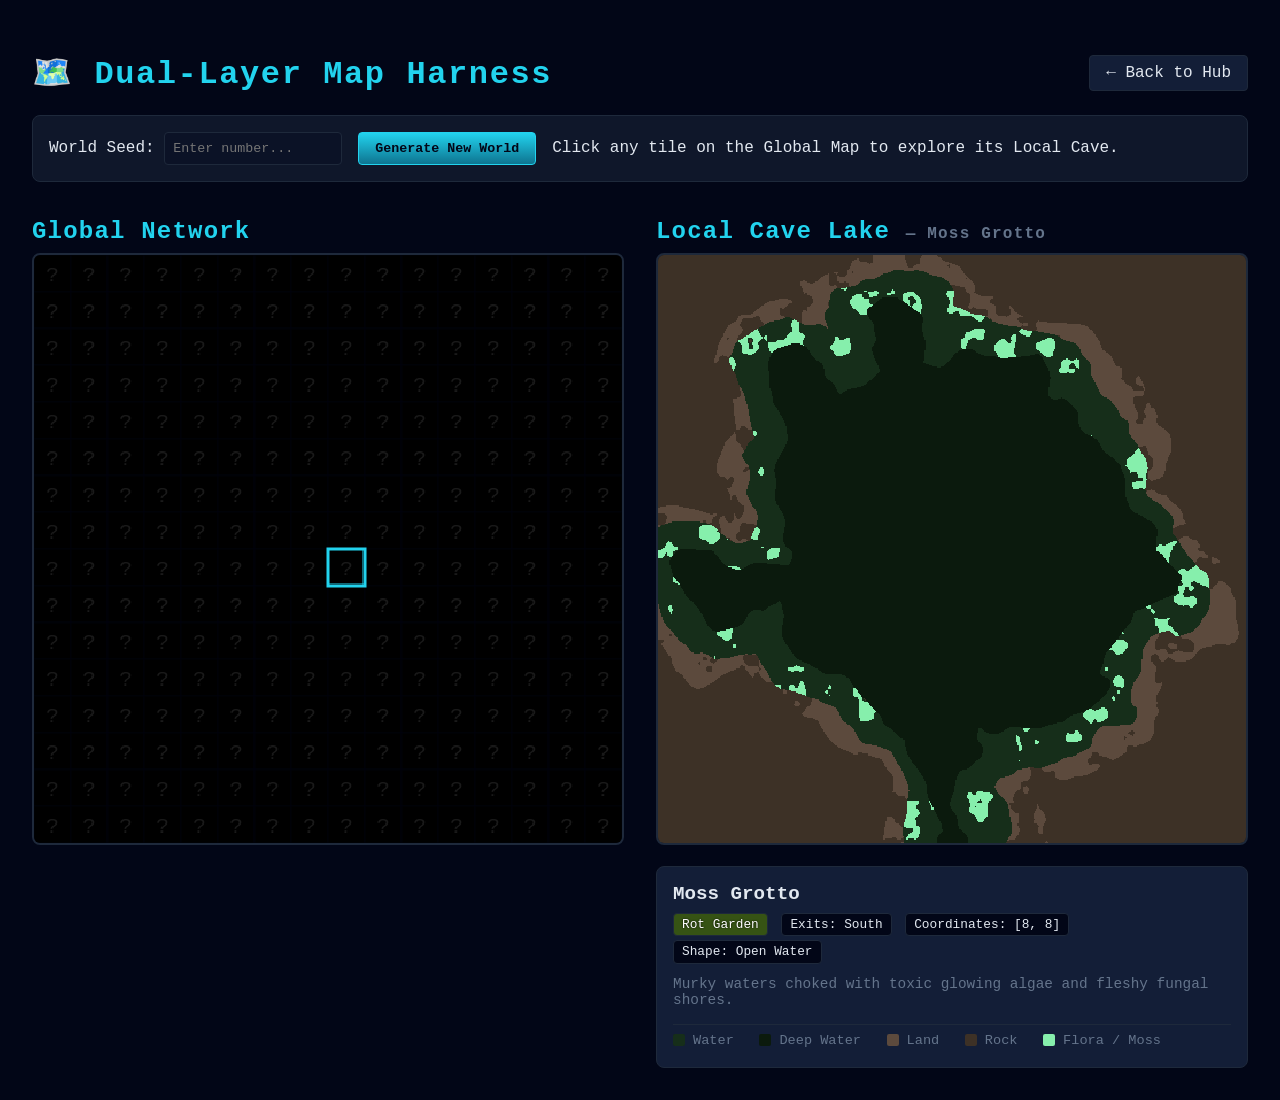
<file: map_harness.html>
<!DOCTYPE html>
<html lang="en">
<head>
    <meta charset="UTF-8">
    <meta name="viewport" content="width=device-width, initial-scale=1.0">
    <title>Map Harness - Underdark Fishing</title>
    <link rel="stylesheet" href="style.css">
    <style>
        .map-container {
            display: grid;
            grid-template-columns: 1fr 1fr;
            gap: 2rem;
            margin-top: 1rem;
        }
        canvas {
            background-color: var(--bg-2);
            border: 2px solid var(--border);
            border-radius: 0.5rem;
            width: 100%;
            aspect-ratio: 1; /* Keep canvases perfectly square */
            image-rendering: pixelated;
            cursor: crosshair;
        }
        .info-panel {
            background: var(--panel-2);
            border: 1px solid var(--border);
            padding: 1rem;
            border-radius: 0.5rem;
            margin-top: 1rem;
        }
        .controls {
            display: flex;
            gap: 1rem;
            align-items: center;
            background: var(--panel);
            padding: 1rem;
            border-radius: 0.5rem;
            border: 1px solid var(--border);
        }
        .controls input {
            background: var(--bg-2); border: 1px solid var(--border); color: var(--ink);
            padding: 0.5rem; border-radius: 0.25rem; font-family: inherit;
        }
        .btn {
            background: linear-gradient(180deg, #22D3EE, #0E7490); 
            color: #020617; font-weight: bold; border: 1px solid var(--accent);
            padding: 0.5rem 1rem; border-radius: 0.25rem; cursor: pointer; font-family: inherit;
            text-decoration: none;
        }
        .tag {
            display: inline-block; padding: 0.2rem 0.5rem; border-radius: 0.25rem; 
            font-size: 0.8rem; background: var(--bg); border: 1px solid var(--border);
            margin-right: 0.25rem; margin-bottom: 0.25rem;
        }
        .tag.biome { color: #fff; text-shadow: 0 0 2px #000; }
        .legend-item { display: inline-flex; align-items: center; gap: 0.5rem; font-size: 0.85rem; color: var(--muted); margin-right: 1rem; }
        .legend-color { width: 12px; height: 12px; border-radius: 2px; }
    </style>
</head>
<body>
    <div class="container" style="max-width: 1400px;">
        <div style="display: flex; justify-content: space-between; align-items: center;">
            <h1>🗺️ Dual-Layer Map Harness</h1>
            <a href="index.html" style="background: var(--panel-2); color: var(--ink); border: 1px solid var(--border); padding: 0.5rem 1rem; border-radius: 0.25rem; text-decoration: none;">← Back to Hub</a>
        </div>

        <div class="controls">
            <label>World Seed: <input type="number" id="seed" placeholder="Enter number..." /></label>
            <button id="btn-generate" class="btn">Generate New World</button>
            <span class="muted small">Click any tile on the Global Map to explore its Local Cave.</span>
        </div>

        <div class="map-container">
            <!-- Left Side: Global Map -->
            <div>
                <h2 style="margin-bottom: 0.5rem;">Global Network</h2>
                <canvas id="canvas-global" width="512" height="512"></canvas>
            </div>

            <!-- Right Side: Local Map & Info -->
            <div>
                <h2 style="margin-bottom: 0.5rem;">Local Cave Lake <span id="local-title" style="color: var(--muted); font-size: 1rem;"></span></h2>
                <canvas id="canvas-local" width="512" height="512"></canvas>
                
                <div id="node-info" class="info-panel">
                    <p class="muted">Select a node to view details.</p>
                </div>
            </div>
        </div>
    </div>

    <script type="module">
        import { generateGlobalMap } from './js/exploration/global_map.js';
        import { generateLocalMap } from './js/exploration/local_map.js';
        import { BIOMES } from './js/exploration/biomes.js';
        import { renderGlobalMap, renderLocalMap } from './js/exploration/map_renderer.js';

        let currentWorld = null;
        let selectedNode = null;

        const canvasGlobal = document.getElementById('canvas-global');
        const canvasLocal = document.getElementById('canvas-local');
        const nodeInfo = document.getElementById('node-info');
        const localTitle = document.getElementById('local-title');

        document.getElementById('btn-generate').addEventListener('click', () => {
            const seedInput = document.getElementById('seed').value;
            const seed = seedInput ? parseInt(seedInput) : Date.now();
            
            // 1. Generate Global Map
            currentWorld = generateGlobalMap(seed);
            
            // 2. Select the starting node by default
            selectedNode = currentWorld.nodes[currentWorld.startY][currentWorld.startX];
            
            // 3. Render
            updateDisplay();
        });

        canvasGlobal.addEventListener('mousedown', (e) => {
            if (!currentWorld) return;
            
            // Calculate which tile was clicked based on canvas scaling
            const rect = canvasGlobal.getBoundingClientRect();
            const scaleX = canvasGlobal.width / rect.width;
            const scaleY = canvasGlobal.height / rect.height;
            const px = (e.clientX - rect.left) * scaleX;
            const py = (e.clientY - rect.top) * scaleY;
            
            const tileW = canvasGlobal.width / currentWorld.width;
            const tileH = canvasGlobal.height / currentWorld.height;
            
            const gridX = Math.floor(px / tileW);
            const gridY = Math.floor(py / tileH);

            if (gridX >= 0 && gridX < currentWorld.width && gridY >= 0 && gridY < currentWorld.height) {
                selectedNode = currentWorld.nodes[gridY][gridX];
                updateDisplay();
            }
        });

        function updateDisplay() {
            // Re-render Global Map to show selection box
            renderGlobalMap(canvasGlobal, currentWorld, BIOMES, selectedNode);
            
            if (selectedNode) {
                // Generate and Render Local Map
                const localMap = generateLocalMap(selectedNode, currentWorld.seed);
                const biome = BIOMES[selectedNode.biomeId];
                
                renderLocalMap(canvasLocal, localMap, biome);

                // Update UI Info
                localTitle.textContent = `— ${selectedNode.name}`;
                
                // Format Exits
                const exitsArr =[];
                if (selectedNode.exits.n) exitsArr.push("North");
                if (selectedNode.exits.s) exitsArr.push("South");
                if (selectedNode.exits.e) exitsArr.push("East");
                if (selectedNode.exits.w) exitsArr.push("West");
                
                let exitsText = exitsArr.length > 0 ? exitsArr.join(', ') : "Dead End";
                
                // Format Settlement
                let settlementText = selectedNode.hasSettlement 
                    ? `<div style="margin-top:0.5rem; color: #FBBF24;"><strong>⚓ Settlement:</strong> ${selectedNode.settlementName} (Dock built: ${localMap.dockPlaced ? 'Yes' : 'No'})</div>` 
                    : "";

                // Generate Local Map Legend
                const pal = biome.palette;
                const legendHtml = `
                    <div style="margin-top: 1rem; border-top: 1px solid var(--border); padding-top: 0.5rem;">
                        <span class="legend-item"><div class="legend-color" style="background: ${pal.water}"></div> Water</span>
                        <span class="legend-item"><div class="legend-color" style="background: ${pal.deepWater}"></div> Deep Water</span>
                        <span class="legend-item"><div class="legend-color" style="background: ${pal.land}"></div> Land</span>
                        <span class="legend-item"><div class="legend-color" style="background: ${pal.rock}"></div> Rock</span>
                        <span class="legend-item"><div class="legend-color" style="background: ${pal.flora}"></div> Flora / Moss</span>
                        ${selectedNode.hasSettlement ? `<span class="legend-item"><div class="legend-color" style="background: #78350F"></div> Dock</span>` : ''}
                    </div>
                `;

                // Update info panel
                nodeInfo.innerHTML = `
                <div style="font-size: 1.2rem; color: var(--ink); margin-bottom: 0.5rem;"><strong>${selectedNode.name}</strong></div>
                <span class="tag biome" style="background-color: ${biome.globalColor}">${biome.name}</span>
                <span class="tag">Exits: ${exitsText}</span>
                <span class="tag">Coordinates: [${selectedNode.x}, ${selectedNode.y}]</span>
                
                <!-- ADD THIS LINE HERE -->
                <span class="tag" style="text-transform: capitalize;">Shape: ${localMap.lakeType.replace('_', ' ')}</span>
                
                <div style="margin-top:0.5rem; color: var(--muted); font-size: 0.9rem;">${biome.description}</div>
                ${settlementText}
                ${legendHtml}
            `;
            }
        }

        // Trigger initial generation
        document.getElementById('btn-generate').click();
    </script>
</body>
</html>
</file>
<file: style.css>
:root {
    --bg: #020617;
    --bg-2: #0b1226;
    --panel: #0F172A;
    --panel-2: #131e37;
    --border: #1E293B;
    --ink: #E2E8F0;
    --muted: #64748B;
    --accent: #22D3EE;
    --accent-2: #A5B4FC;
    --glow: #BEF264;
    --warn: #F97316;
}

* { box-sizing: border-box; }
html, body { 
    background: var(--bg); 
    color: var(--ink); 
    margin: 0; 
    font-family: 'Courier New', Courier, monospace; 
}
h1, h2, h3 { color: var(--accent); letter-spacing: 0.05em; }

.container {
    max-width: 1000px;
    margin: 0 auto;
    padding: 2rem;
}

.grid {
    display: grid;
    grid-template-columns: repeat(auto-fit, minmax(250px, 1fr));
    gap: 1rem;
    margin-top: 2rem;
}

.card {
    background: var(--panel);
    border: 1px solid var(--border);
    padding: 1.5rem;
    border-radius: 0.5rem;
    text-decoration: none;
    color: var(--ink);
    transition: all 0.2s;
}

.card:hover {
    border-color: var(--accent);
    background: var(--panel-2);
    transform: translateY(-2px);
    box-shadow: 0 4px 12px rgba(34, 211, 238, 0.1);
}

.card h2 { margin-top: 0; }
.card p { color: var(--muted); font-size: 0.9rem; line-height: 1.4; }
</file>
